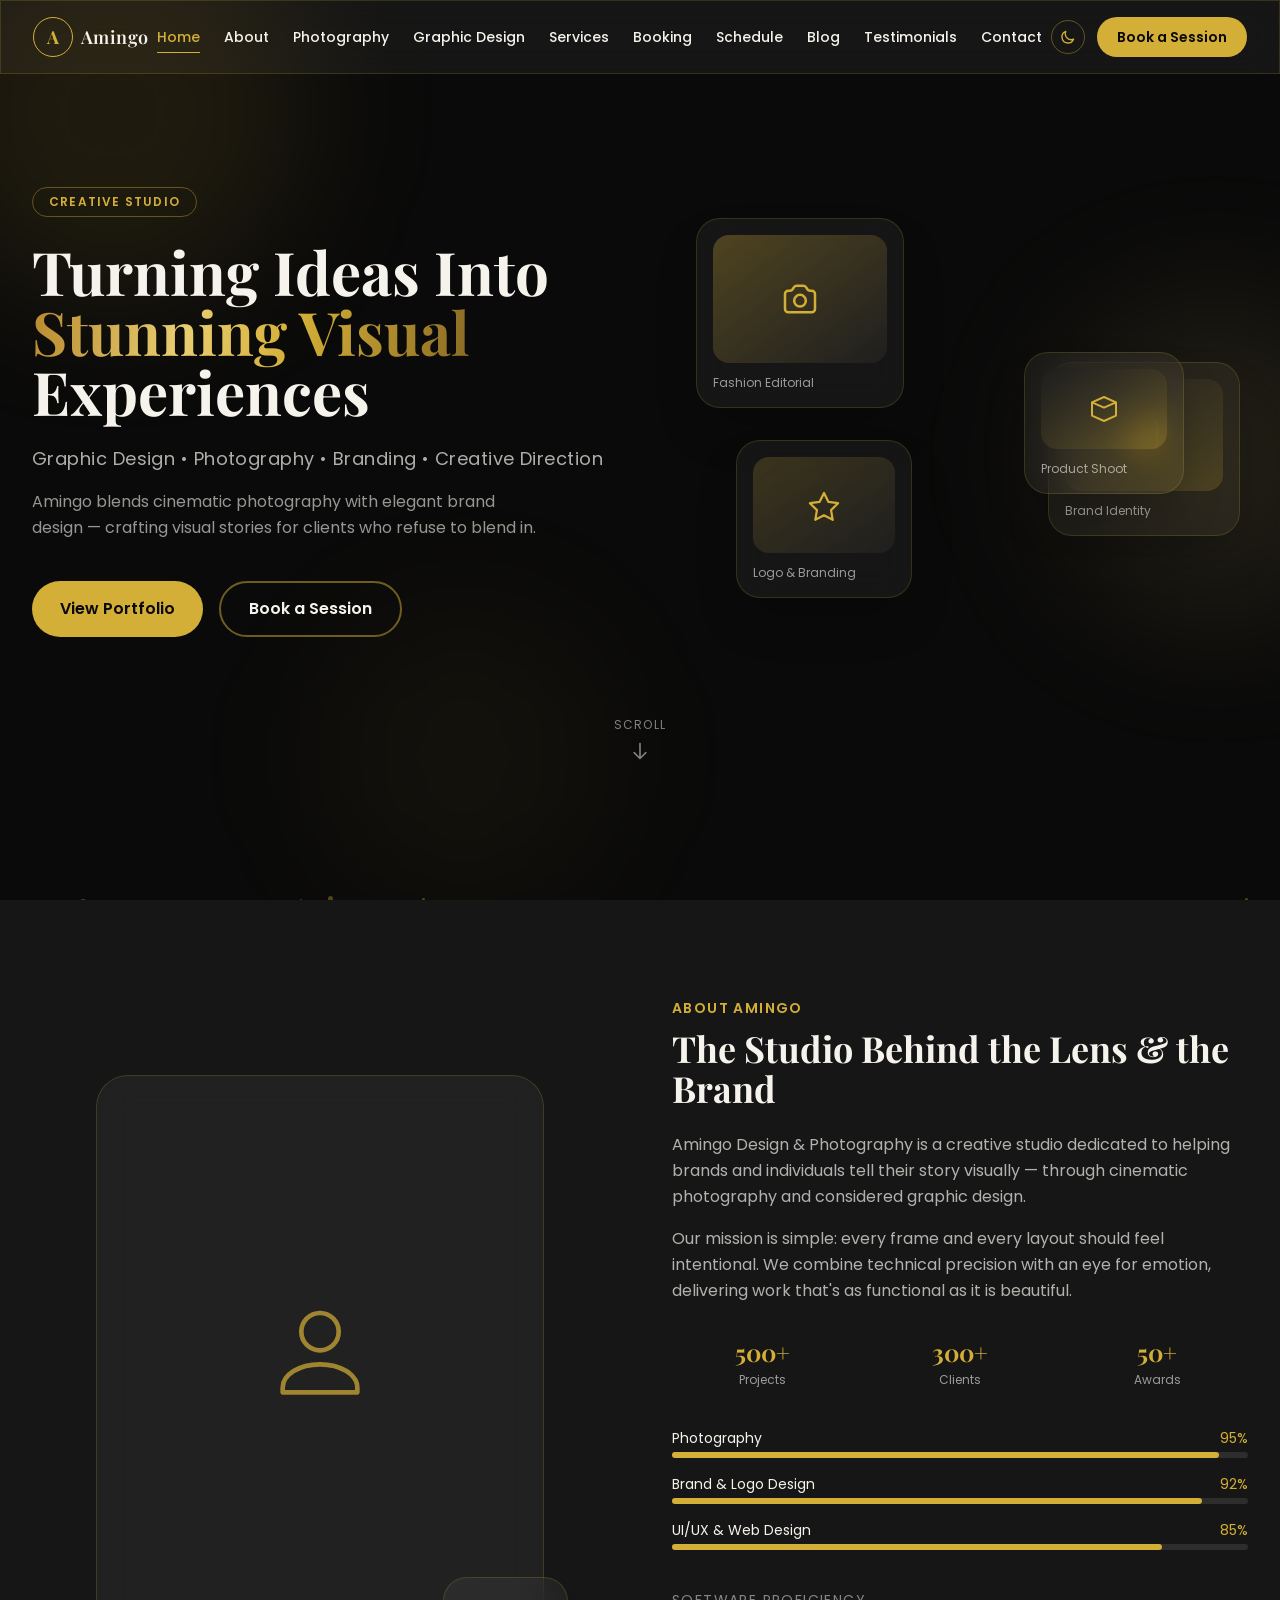
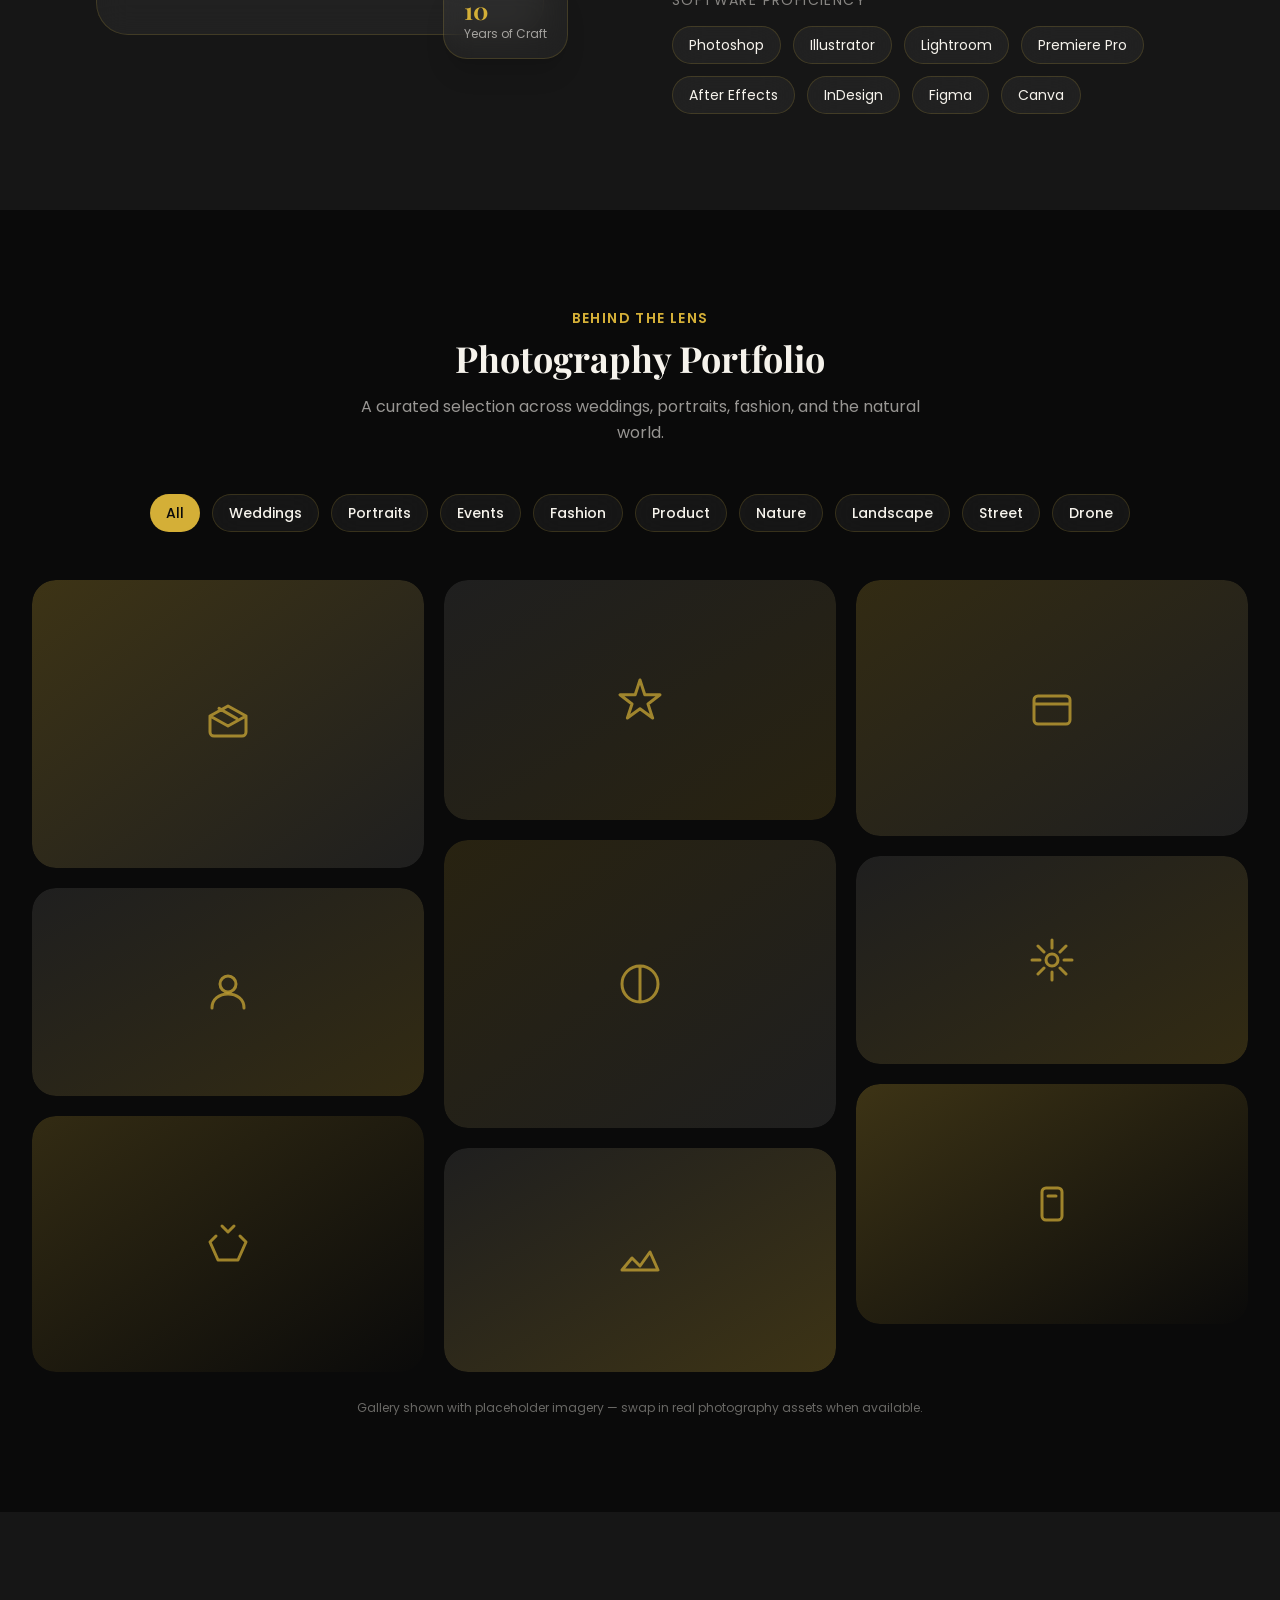
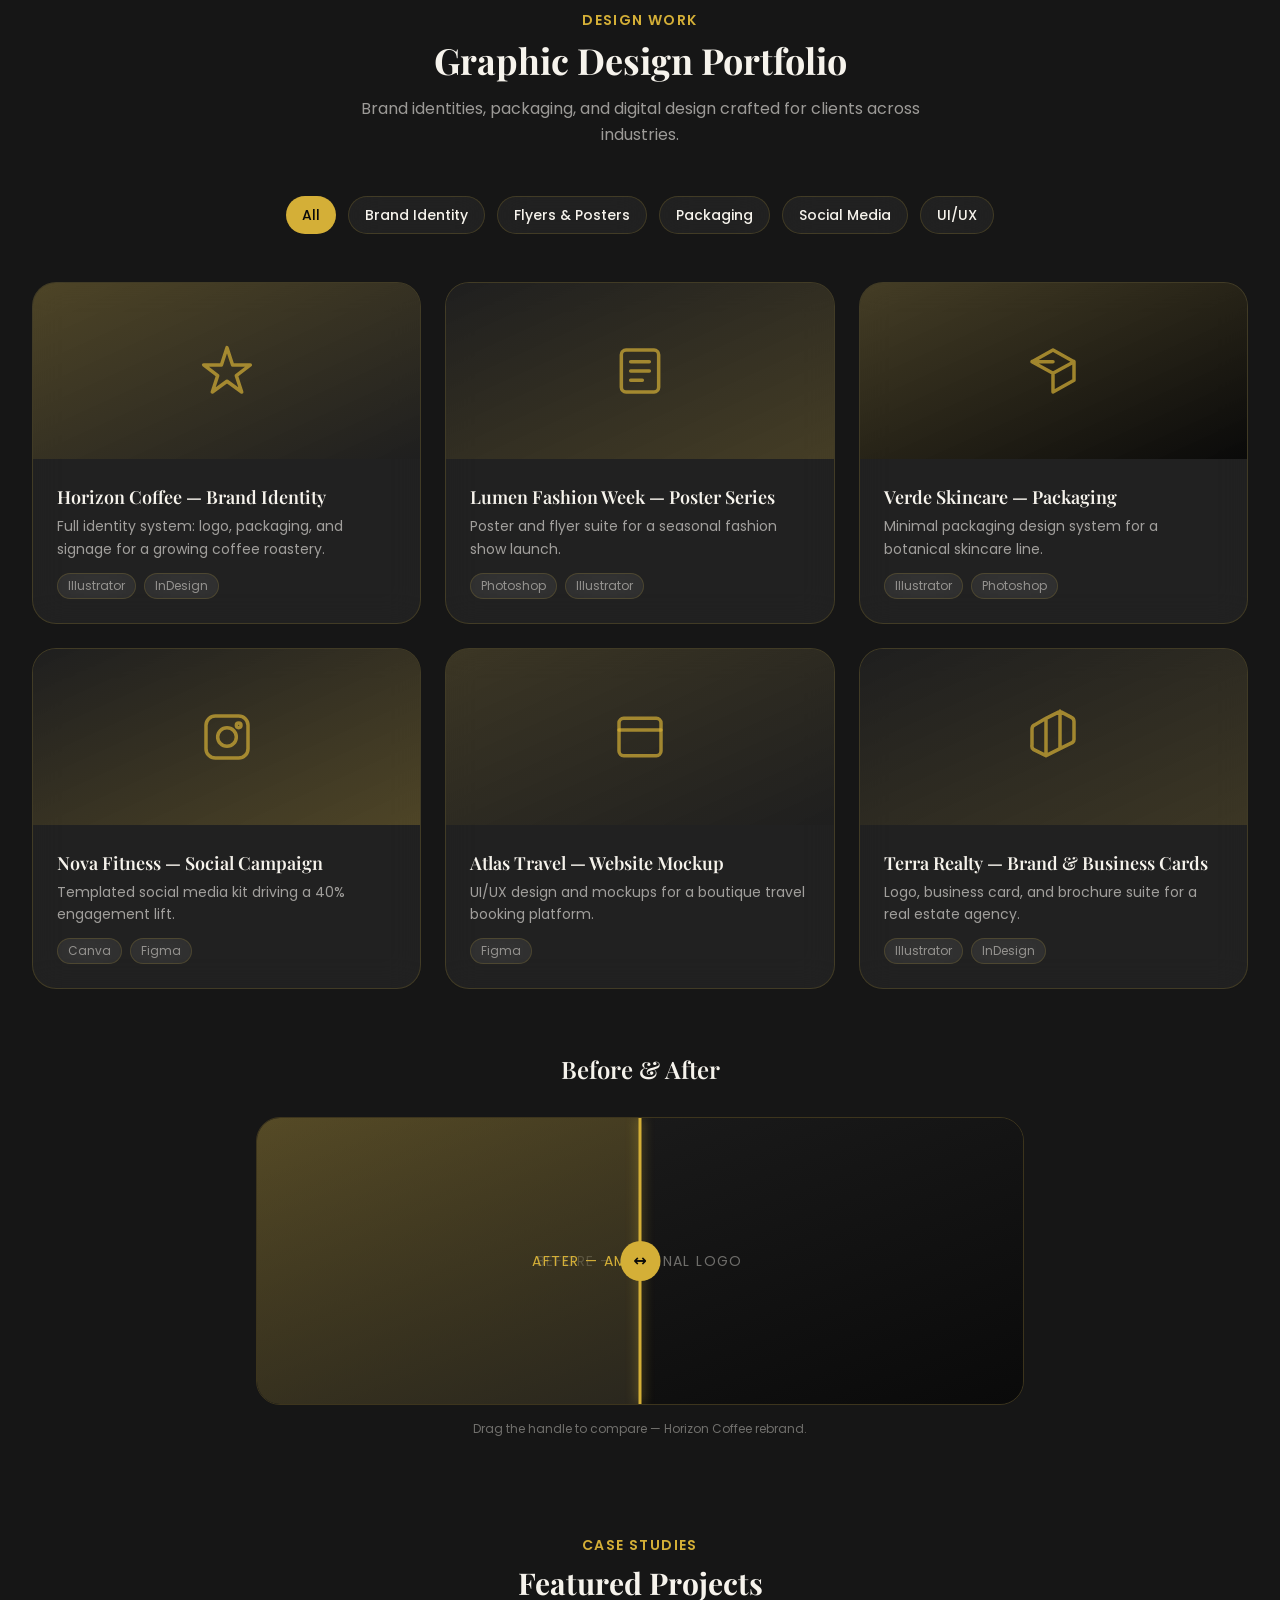
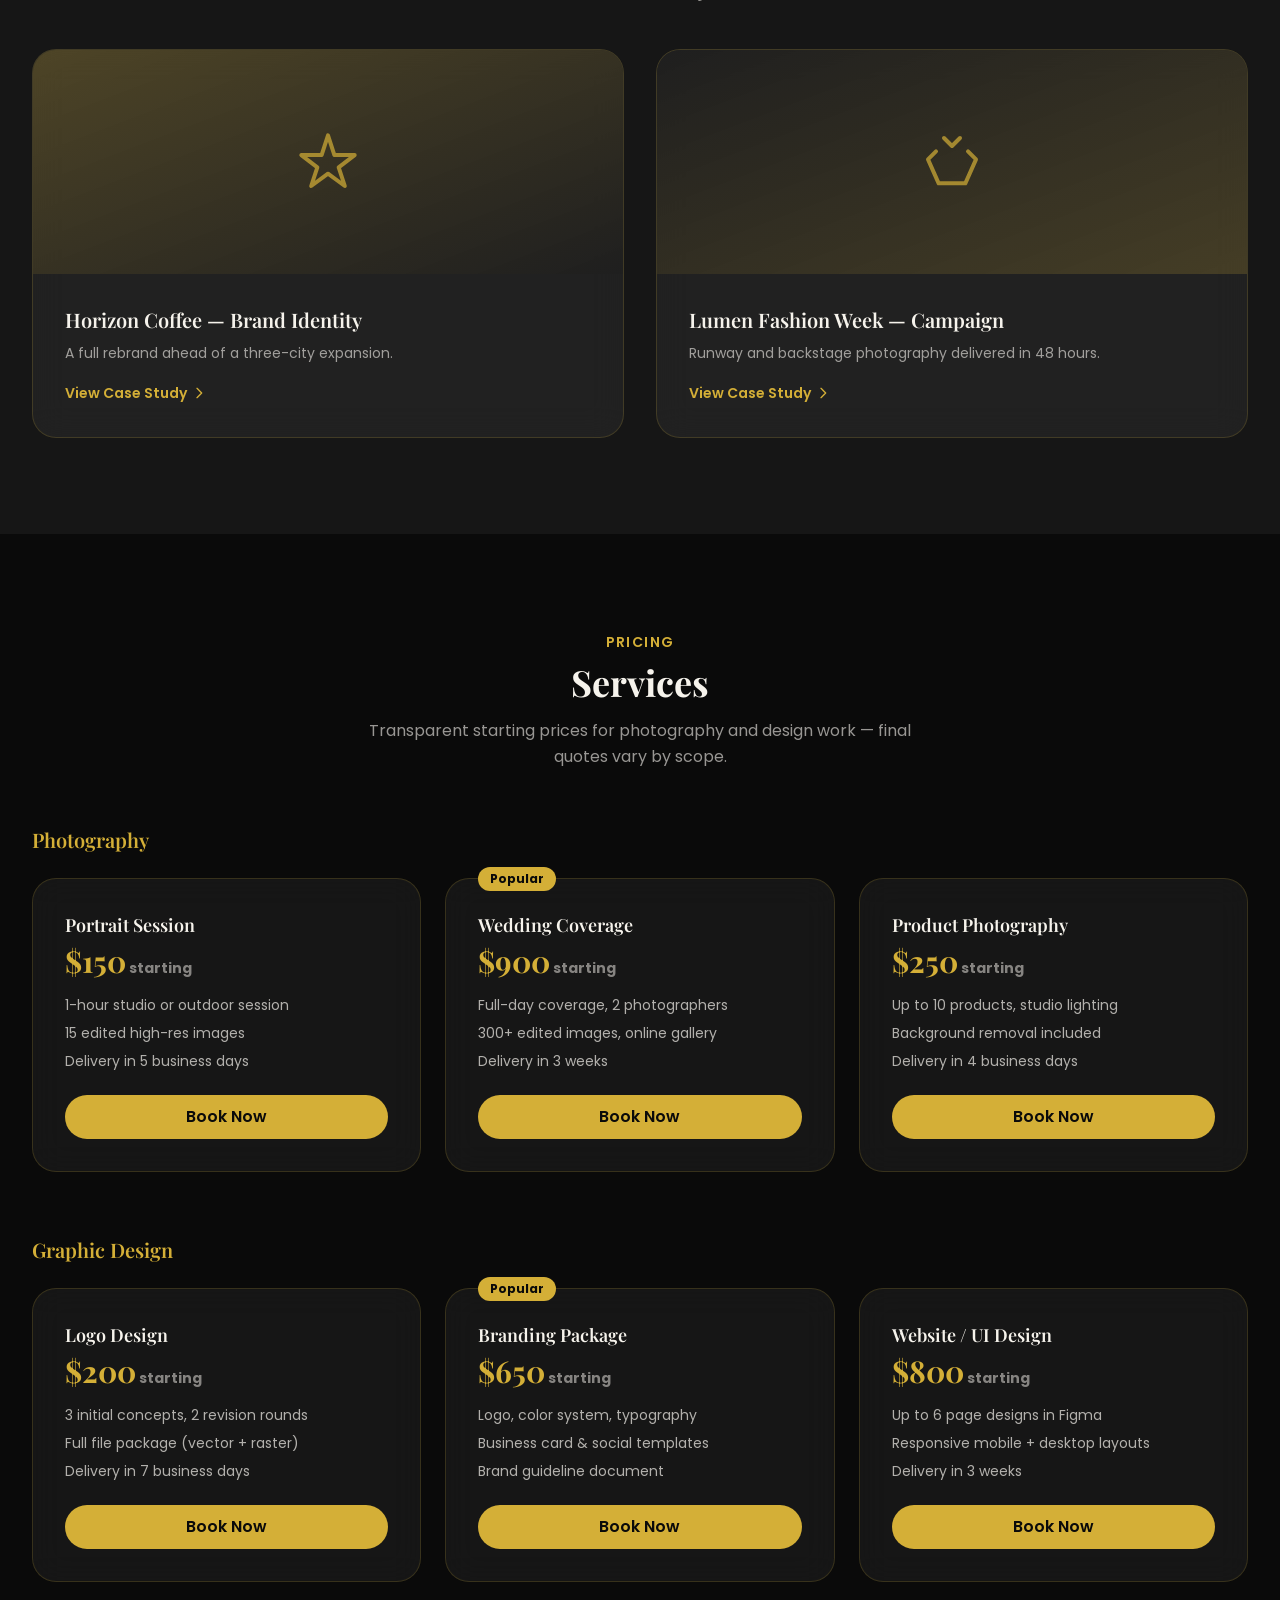
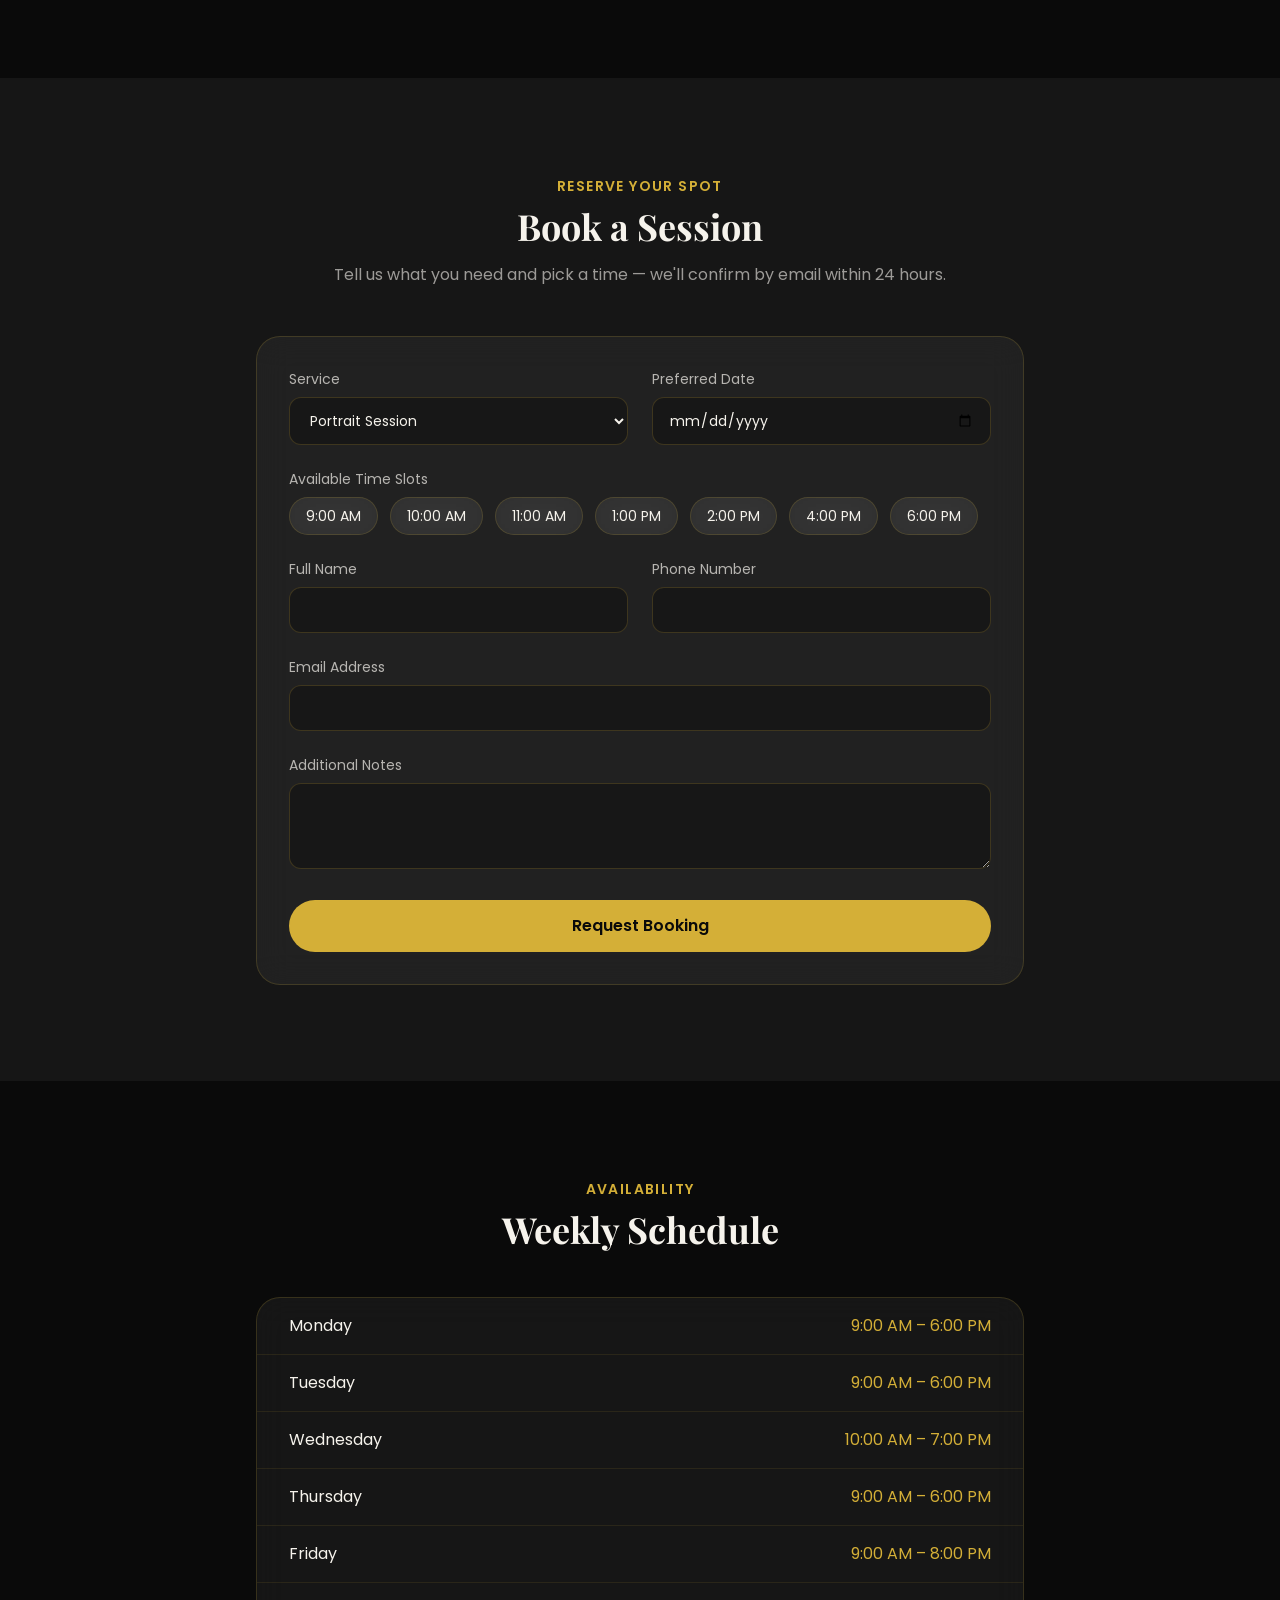
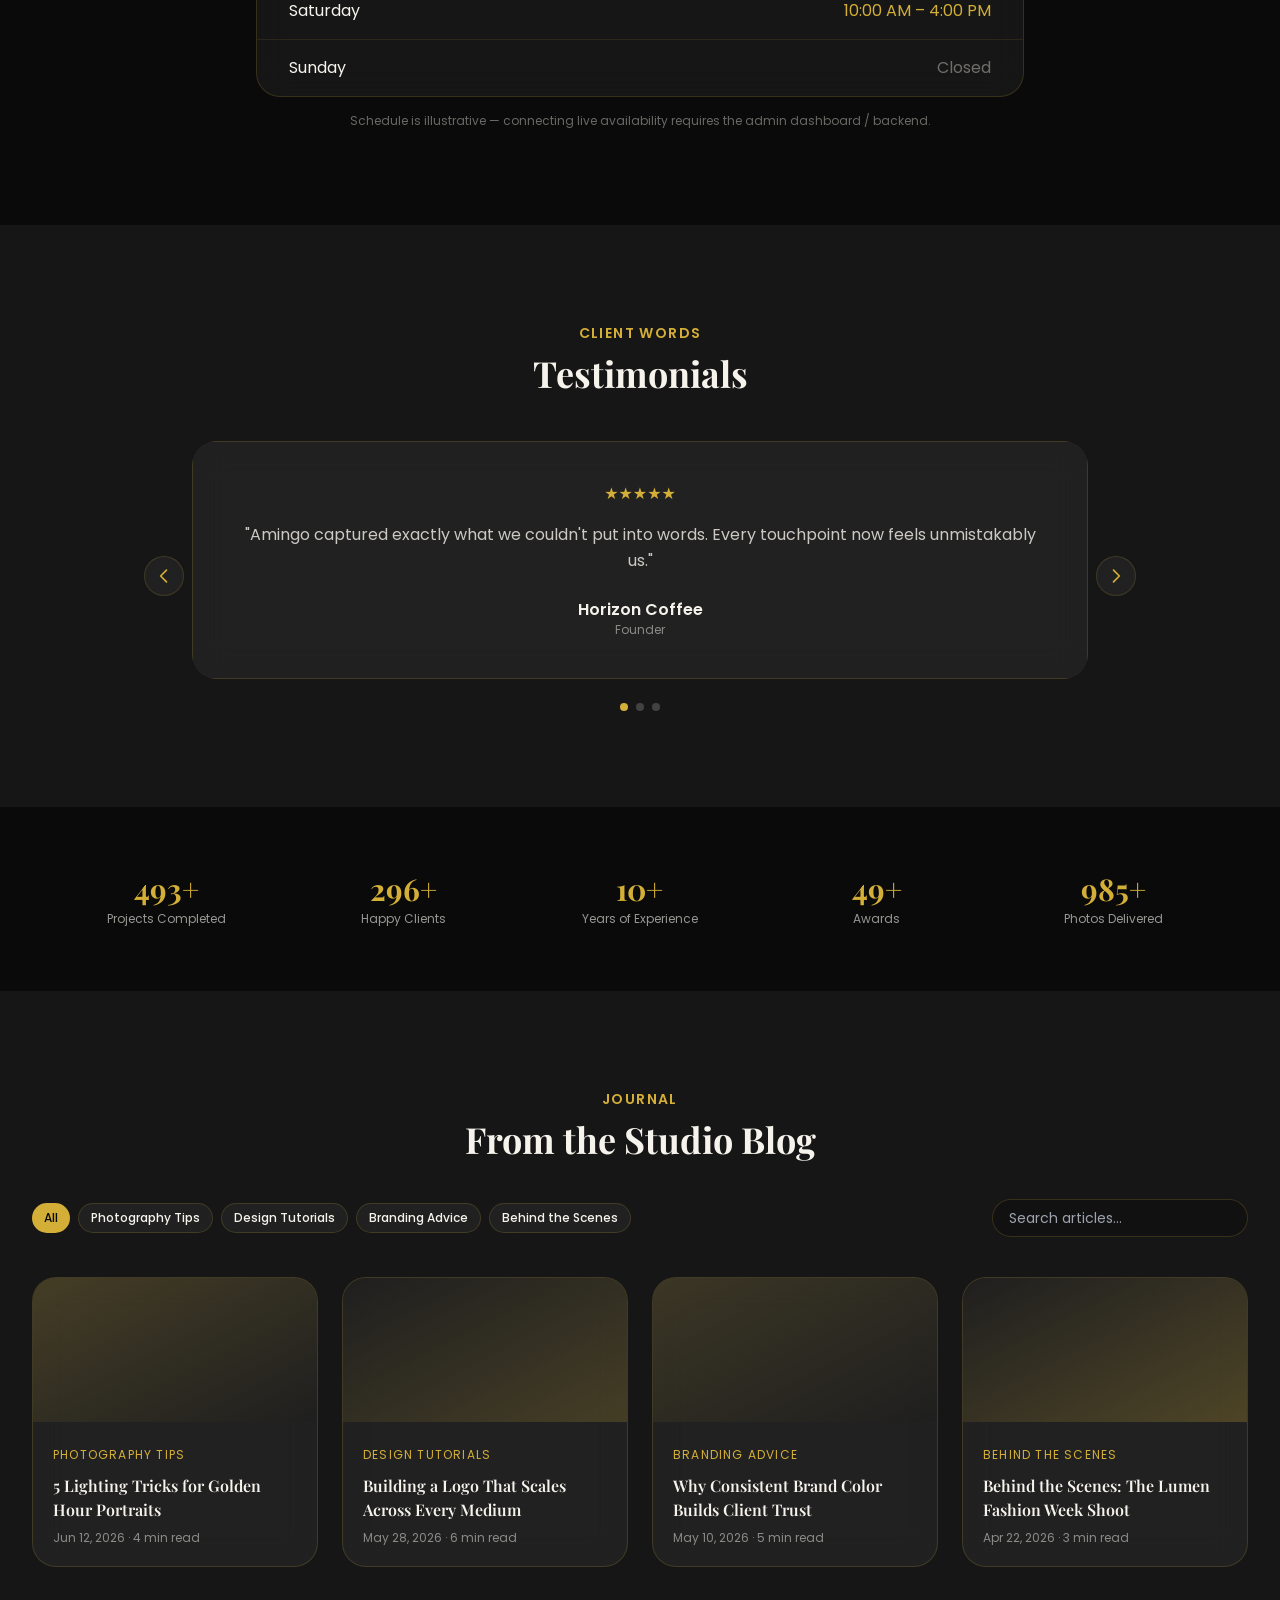
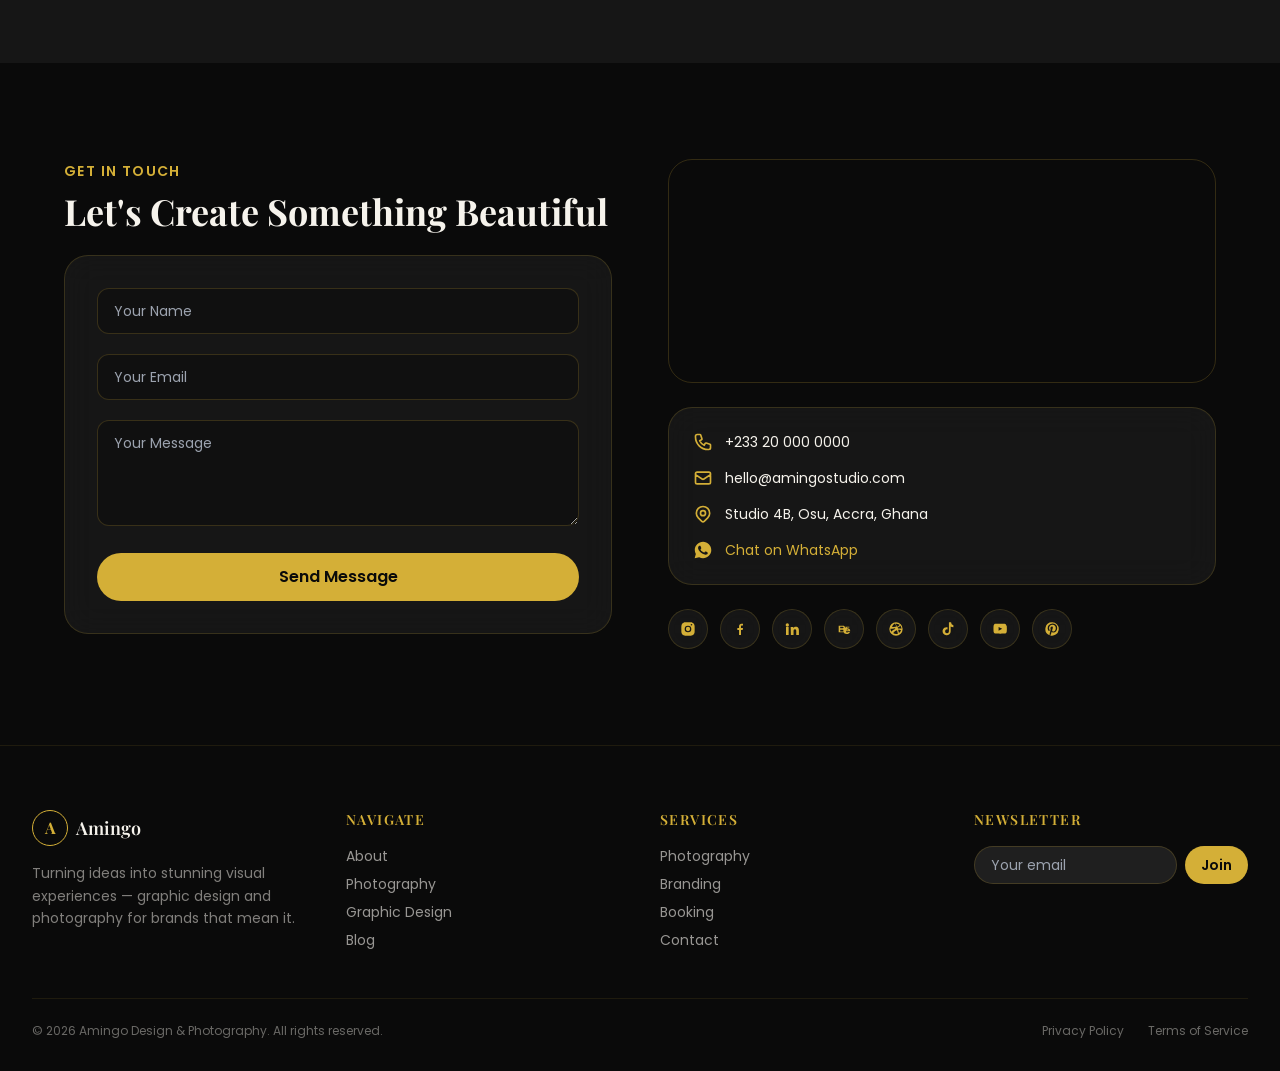
<file: amingo/index.html>
<!DOCTYPE html>
<html lang="en">
<head>
<meta charset="UTF-8" />
<meta name="viewport" content="width=device-width, initial-scale=1.0" />
<title>Amingo Design &amp; Photography — Turning Ideas Into Stunning Visual Experiences</title>
<meta name="description" content="Amingo Design & Photography — premium graphic design, branding, and photography studio. Explore the portfolio and book a session." />
<meta property="og:title" content="Amingo Design & Photography" />
<meta property="og:description" content="Graphic Design • Photography • Branding • Creative Direction" />
<meta property="og:type" content="website" />
<meta name="twitter:card" content="summary_large_image" />
<link rel="preconnect" href="https://fonts.googleapis.com" />
<link rel="preconnect" href="https://fonts.gstatic.com" crossorigin />
<link href="https://fonts.googleapis.com/css2?family=Playfair+Display:wght@500;600;700;800&family=Poppins:wght@300;400;500;600;700&display=swap" rel="stylesheet" />
<link rel="stylesheet" href="css/tailwind.css" />
<link rel="stylesheet" href="css/style.css" />
</head>
<body class="antialiased bg-black text-ivory">

<div id="scroll-progress"></div>

<!-- ===================== NAVBAR ===================== -->
<header id="navbar" class="fixed top-0 left-0 right-0 z-50 glass py-4">
  <nav class="max-w-7xl mx-auto px-4 sm:px-6 lg:px-8 flex items-center justify-between">
    <a href="#home" class="flex items-center gap-2 cursor-pointer" aria-label="Amingo home">
      <div class="w-10 h-10 rounded-full border border-gold flex items-center justify-center flex-shrink-0">
        <span class="font-display text-gold font-bold text-lg">A</span>
      </div>
      <span class="font-display font-semibold text-lg tracking-wide">Amingo</span>
    </a>

    <ul class="hidden lg:flex items-center gap-6 text-sm font-medium" role="list">
      <li><a href="#home" class="nav-link cursor-pointer">Home</a></li>
      <li><a href="#about" class="nav-link cursor-pointer">About</a></li>
      <li><a href="#photography" class="nav-link cursor-pointer">Photography</a></li>
      <li><a href="#design" class="nav-link cursor-pointer">Graphic Design</a></li>
      <li><a href="#services" class="nav-link cursor-pointer">Services</a></li>
      <li><a href="#booking" class="nav-link cursor-pointer">Booking</a></li>
      <li><a href="#schedule" class="nav-link cursor-pointer">Schedule</a></li>
      <li><a href="#blog" class="nav-link cursor-pointer">Blog</a></li>
      <li><a href="#testimonials" class="nav-link cursor-pointer">Testimonials</a></li>
      <li><a href="#contact" class="nav-link cursor-pointer">Contact</a></li>
    </ul>

    <div class="flex items-center gap-3">
      <button id="theme-toggle" class="p-2 rounded-full border border-gold/40 hover:border-gold transition-colors cursor-pointer" aria-label="Toggle light/dark mode">
        <svg data-icon="sun" class="w-4 h-4 text-gold" fill="none" stroke="currentColor" stroke-width="2" viewBox="0 0 24 24"><path stroke-linecap="round" stroke-linejoin="round" d="M12 3v1m0 16v1m9-9h-1M4 12H3m15.364-6.364l-.707.707M6.343 17.657l-.707.707M17.657 17.657l-.707-.707M6.343 6.343l-.707-.707M16 12a4 4 0 11-8 0 4 4 0 018 0z"/></svg>
        <svg data-icon="moon" class="w-4 h-4 text-gold hidden" fill="none" stroke="currentColor" stroke-width="2" viewBox="0 0 24 24"><path stroke-linecap="round" stroke-linejoin="round" d="M20.354 15.354A9 9 0 018.646 3.646 9.003 9.003 0 0012 21a9.003 9.003 0 008.354-5.646z"/></svg>
      </button>
      <a href="#booking" class="hidden md:inline-flex items-center gap-2 bg-gold hover:bg-goldlight text-black text-sm font-semibold px-5 py-2.5 rounded-full transition-colors duration-200 cursor-pointer">
        Book a Session
      </a>
      <button id="menu-toggle" class="lg:hidden p-2 rounded-full border border-gold/40 cursor-pointer" aria-label="Toggle menu" aria-expanded="false">
        <svg class="w-5 h-5 text-gold" fill="none" stroke="currentColor" stroke-width="2" viewBox="0 0 24 24"><path stroke-linecap="round" stroke-linejoin="round" d="M4 6h16M4 12h16M4 18h16"/></svg>
      </button>
    </div>
  </nav>

  <div id="mobile-menu" class="hidden lg:hidden mt-4 mx-4 rounded-3xl glass px-6 py-4">
    <ul class="flex flex-col gap-3 text-sm font-medium" role="list">
      <li><a href="#home" class="block py-1.5 cursor-pointer">Home</a></li>
      <li><a href="#about" class="block py-1.5 cursor-pointer">About</a></li>
      <li><a href="#photography" class="block py-1.5 cursor-pointer">Photography</a></li>
      <li><a href="#design" class="block py-1.5 cursor-pointer">Graphic Design</a></li>
      <li><a href="#services" class="block py-1.5 cursor-pointer">Services</a></li>
      <li><a href="#booking" class="block py-1.5 cursor-pointer">Booking</a></li>
      <li><a href="#schedule" class="block py-1.5 cursor-pointer">Schedule</a></li>
      <li><a href="#blog" class="block py-1.5 cursor-pointer">Blog</a></li>
      <li><a href="#testimonials" class="block py-1.5 cursor-pointer">Testimonials</a></li>
      <li><a href="#contact" class="block py-1.5 cursor-pointer">Contact</a></li>
    </ul>
  </div>
</header>

<main>

<!-- ===================== HERO ===================== -->
<section id="home" class="relative min-h-screen flex items-center pt-32 pb-20 overflow-hidden" aria-label="Hero">
  <div class="absolute inset-0 pointer-events-none" aria-hidden="true">
    <div class="blob w-96 h-96 bg-gold/10 -top-20 -left-20"></div>
    <div class="blob w-80 h-80 bg-goldlight/10 top-1/3 -right-24"></div>
    <div class="blob w-72 h-72 bg-gold/5 bottom-0 left-1/4"></div>
    <div id="particle-field" class="absolute inset-0 overflow-hidden"></div>
  </div>

  <div class="relative max-w-7xl mx-auto px-4 sm:px-6 lg:px-8 w-full">
    <div class="grid lg:grid-cols-2 gap-16 items-center">
      <div>
        <span class="inline-flex items-center gap-2 border border-gold/40 text-gold text-xs font-semibold px-4 py-1.5 rounded-full mb-6 tracking-widest uppercase reveal">
          Creative Studio
        </span>
        <h1 class="font-display text-4xl sm:text-5xl lg:text-6xl font-bold leading-tight mb-6 reveal" style="transition-delay:.1s">
          Turning Ideas Into <span class="text-gold-gradient">Stunning Visual</span> Experiences
        </h1>
        <p class="text-lg text-ivory/70 mb-4 tracking-wide reveal" style="transition-delay:.2s">
          Graphic Design &bull; Photography &bull; Branding &bull; Creative Direction
        </p>
        <p class="text-ivory/60 leading-relaxed mb-10 max-w-lg reveal" style="transition-delay:.3s">
          Amingo blends cinematic photography with elegant brand design — crafting visual stories for clients who refuse to blend in.
        </p>
        <div class="flex flex-col sm:flex-row gap-4 reveal" style="transition-delay:.4s">
          <a href="#photography" class="inline-flex items-center justify-center gap-2 bg-gold hover:bg-goldlight text-black font-semibold text-base px-7 py-3.5 rounded-full transition-all duration-200 cursor-pointer shine-card">
            View Portfolio
          </a>
          <a href="#booking" class="inline-flex items-center justify-center gap-2 border-2 border-gold/50 hover:border-gold text-ivory font-semibold text-base px-7 py-3.5 rounded-full transition-colors duration-200 cursor-pointer">
            Book a Session
          </a>
        </div>
      </div>

      <div class="relative h-[420px] hidden lg:block" aria-hidden="true">
        <div class="float-card absolute top-4 left-6 w-52 rounded-3xl glass p-4 shadow-2xl" style="--tilt:-4deg">
          <div class="h-32 rounded-2xl bg-gradient-to-br from-gold/30 to-charcoal2 flex items-center justify-center">
            <svg class="w-10 h-10 text-gold" fill="none" stroke="currentColor" stroke-width="1.5" viewBox="0 0 24 24"><path stroke-linecap="round" stroke-linejoin="round" d="M3 9a2 2 0 012-2h.93a2 2 0 001.664-.89l.812-1.22A2 2 0 0110.07 4h3.86a2 2 0 011.664.89l.812 1.22A2 2 0 0018.07 7H19a2 2 0 012 2v9a2 2 0 01-2 2H5a2 2 0 01-2-2V9z"/><circle cx="12" cy="13" r="3.5"/></svg>
          </div>
          <p class="text-xs text-ivory/60 mt-3">Fashion Editorial</p>
        </div>
        <div class="float-card delay-1 absolute top-40 right-2 w-48 rounded-3xl glass p-4 shadow-2xl" style="--tilt:3deg">
          <div class="h-28 rounded-2xl bg-gradient-to-br from-charcoal2 to-gold/20 flex items-center justify-center">
            <svg class="w-10 h-10 text-gold" fill="none" stroke="currentColor" stroke-width="1.5" viewBox="0 0 24 24"><path stroke-linecap="round" stroke-linejoin="round" d="M4 4h16v16H4z"/><path stroke-linecap="round" stroke-linejoin="round" d="M4 15l4-4 4 4 4-6 4 3"/></svg>
          </div>
          <p class="text-xs text-ivory/60 mt-3">Brand Identity</p>
        </div>
        <div class="float-card delay-2 absolute bottom-6 left-16 w-44 rounded-3xl glass p-4 shadow-2xl" style="--tilt:-2deg">
          <div class="h-24 rounded-2xl bg-gradient-to-br from-gold/20 to-charcoal2 flex items-center justify-center">
            <svg class="w-9 h-9 text-gold" fill="none" stroke="currentColor" stroke-width="1.5" viewBox="0 0 24 24"><path stroke-linecap="round" stroke-linejoin="round" d="M12 4l2.9 5.9 6.5.9-4.7 4.6 1.1 6.5L12 18.9l-5.8 3 1.1-6.5-4.7-4.6 6.5-.9z"/></svg>
          </div>
          <p class="text-xs text-ivory/60 mt-3">Logo &amp; Branding</p>
        </div>
        <div class="float-card delay-3 absolute bottom-32 right-16 w-40 rounded-3xl glass p-4 shadow-2xl" style="--tilt:5deg">
          <div class="h-20 rounded-2xl bg-gradient-to-br from-charcoal2 to-gold/25 flex items-center justify-center">
            <svg class="w-8 h-8 text-gold" fill="none" stroke="currentColor" stroke-width="1.5" viewBox="0 0 24 24"><path stroke-linecap="round" stroke-linejoin="round" d="M3 7l9-4 9 4-9 4-9-4zm0 0v10l9 4 9-4V7"/></svg>
          </div>
          <p class="text-xs text-ivory/60 mt-3">Product Shoot</p>
        </div>
      </div>
    </div>

    <div class="mt-20 flex justify-center reveal" style="transition-delay:.6s">
      <a href="#about" class="flex flex-col items-center gap-2 text-ivory/50 hover:text-gold transition-colors cursor-pointer" aria-label="Scroll to About">
        <span class="text-xs uppercase tracking-widest">Scroll</span>
        <svg class="w-5 h-5 animate-bounce" fill="none" stroke="currentColor" stroke-width="2" viewBox="0 0 24 24"><path stroke-linecap="round" stroke-linejoin="round" d="M19 14l-7 7m0 0l-7-7m7 7V3"/></svg>
      </a>
    </div>
  </div>
</section>

<!-- ===================== ABOUT ===================== -->
<section id="about" class="py-24 px-4 sm:px-6 lg:px-8 bg-charcoal" aria-labelledby="about-heading">
  <div class="max-w-7xl mx-auto">
    <div class="grid lg:grid-cols-2 gap-16 items-center">
      <div class="reveal-left">
        <div class="relative w-full max-w-md mx-auto">
          <div class="aspect-[4/5] rounded-4xl glass border border-gold/20 overflow-hidden flex items-center justify-center bg-gradient-to-br from-charcoal2 to-black">
            <svg class="w-28 h-28 text-gold/70" fill="none" stroke="currentColor" stroke-width="1" viewBox="0 0 24 24"><path stroke-linecap="round" stroke-linejoin="round" d="M16 7a4 4 0 11-8 0 4 4 0 018 0zM12 14c-4.4 0-8 2.2-8 5v1h16v-1c0-2.8-3.6-5-8-5z"/></svg>
          </div>
          <div class="absolute -bottom-6 -right-6 glass rounded-3xl px-5 py-4 shadow-xl">
            <p class="font-display text-2xl font-bold text-gold" data-counter="10">0</p>
            <p class="text-xs text-ivory/60">Years of Craft</p>
          </div>
        </div>
      </div>

      <div class="reveal-right">
        <span class="text-gold font-semibold text-sm uppercase tracking-widest">About Amingo</span>
        <h2 id="about-heading" class="font-display text-3xl sm:text-4xl font-bold mt-2 mb-6">The Studio Behind the Lens &amp; the Brand</h2>
        <p class="text-ivory/70 leading-relaxed mb-4">
          Amingo Design &amp; Photography is a creative studio dedicated to helping brands and individuals tell their story visually — through cinematic photography and considered graphic design.
        </p>
        <p class="text-ivory/70 leading-relaxed mb-8">
          Our mission is simple: every frame and every layout should feel intentional. We combine technical precision with an eye for emotion, delivering work that's as functional as it is beautiful.
        </p>

        <div class="grid grid-cols-3 gap-4 mb-10">
          <div class="text-center">
            <p class="font-display text-2xl font-bold text-gold"><span data-counter="500">0</span>+</p>
            <p class="text-xs text-ivory/60 mt-1">Projects</p>
          </div>
          <div class="text-center">
            <p class="font-display text-2xl font-bold text-gold"><span data-counter="300">0</span>+</p>
            <p class="text-xs text-ivory/60 mt-1">Clients</p>
          </div>
          <div class="text-center">
            <p class="font-display text-2xl font-bold text-gold"><span data-counter="50">0</span>+</p>
            <p class="text-xs text-ivory/60 mt-1">Awards</p>
          </div>
        </div>

        <div class="space-y-4 mb-10">
          <div>
            <div class="flex justify-between text-sm mb-1"><span>Photography</span><span class="text-gold">95%</span></div>
            <div class="h-1.5 rounded-full bg-ivory/10"><div class="skill-bar-fill h-full rounded-full bg-gold" data-level="95"></div></div>
          </div>
          <div>
            <div class="flex justify-between text-sm mb-1"><span>Brand &amp; Logo Design</span><span class="text-gold">92%</span></div>
            <div class="h-1.5 rounded-full bg-ivory/10"><div class="skill-bar-fill h-full rounded-full bg-gold" data-level="92"></div></div>
          </div>
          <div>
            <div class="flex justify-between text-sm mb-1"><span>UI/UX &amp; Web Design</span><span class="text-gold">85%</span></div>
            <div class="h-1.5 rounded-full bg-ivory/10"><div class="skill-bar-fill h-full rounded-full bg-gold" data-level="85"></div></div>
          </div>
        </div>

        <p class="text-sm text-ivory/50 uppercase tracking-widest mb-4">Software Proficiency</p>
        <div class="flex flex-wrap gap-3">
          <span class="glass px-4 py-2 rounded-full text-sm hover:border-gold transition-colors cursor-default">Photoshop</span>
          <span class="glass px-4 py-2 rounded-full text-sm hover:border-gold transition-colors cursor-default">Illustrator</span>
          <span class="glass px-4 py-2 rounded-full text-sm hover:border-gold transition-colors cursor-default">Lightroom</span>
          <span class="glass px-4 py-2 rounded-full text-sm hover:border-gold transition-colors cursor-default">Premiere Pro</span>
          <span class="glass px-4 py-2 rounded-full text-sm hover:border-gold transition-colors cursor-default">After Effects</span>
          <span class="glass px-4 py-2 rounded-full text-sm hover:border-gold transition-colors cursor-default">InDesign</span>
          <span class="glass px-4 py-2 rounded-full text-sm hover:border-gold transition-colors cursor-default">Figma</span>
          <span class="glass px-4 py-2 rounded-full text-sm hover:border-gold transition-colors cursor-default">Canva</span>
        </div>
      </div>
    </div>
  </div>
</section>

<!-- ===================== PHOTOGRAPHY PORTFOLIO ===================== -->
<section id="photography" class="py-24 px-4 sm:px-6 lg:px-8" aria-labelledby="photography-heading">
  <div class="max-w-7xl mx-auto">
    <div class="text-center mb-12 reveal">
      <span class="text-gold font-semibold text-sm uppercase tracking-widest">Behind the Lens</span>
      <h2 id="photography-heading" class="font-display text-3xl sm:text-4xl font-bold mt-2 mb-4">Photography Portfolio</h2>
      <p class="text-ivory/60 max-w-xl mx-auto leading-relaxed">A curated selection across weddings, portraits, fashion, and the natural world.</p>
    </div>

    <div class="flex flex-wrap justify-center gap-3 mb-12 reveal">
      <button class="photo-filter-btn bg-gold text-black text-sm font-medium px-4 py-2 rounded-full transition-colors cursor-pointer" data-filter="all">All</button>
      <button class="photo-filter-btn glass text-sm font-medium px-4 py-2 rounded-full transition-colors cursor-pointer" data-filter="weddings">Weddings</button>
      <button class="photo-filter-btn glass text-sm font-medium px-4 py-2 rounded-full transition-colors cursor-pointer" data-filter="portraits">Portraits</button>
      <button class="photo-filter-btn glass text-sm font-medium px-4 py-2 rounded-full transition-colors cursor-pointer" data-filter="events">Events</button>
      <button class="photo-filter-btn glass text-sm font-medium px-4 py-2 rounded-full transition-colors cursor-pointer" data-filter="fashion">Fashion</button>
      <button class="photo-filter-btn glass text-sm font-medium px-4 py-2 rounded-full transition-colors cursor-pointer" data-filter="product">Product</button>
      <button class="photo-filter-btn glass text-sm font-medium px-4 py-2 rounded-full transition-colors cursor-pointer" data-filter="nature">Nature</button>
      <button class="photo-filter-btn glass text-sm font-medium px-4 py-2 rounded-full transition-colors cursor-pointer" data-filter="landscape">Landscape</button>
      <button class="photo-filter-btn glass text-sm font-medium px-4 py-2 rounded-full transition-colors cursor-pointer" data-filter="street">Street</button>
      <button class="photo-filter-btn glass text-sm font-medium px-4 py-2 rounded-full transition-colors cursor-pointer" data-filter="drone">Drone</button>
    </div>

    <div class="masonry reveal-scale">
      <!-- Photo items: gradient placeholders standing in for real photography -->
      <div class="masonry-item photo-item gallery-frame rounded-3xl h-72" data-category="weddings" data-caption="Golden Hour Vows — Wedding, Accra">
        <div class="ph-img w-full h-full rounded-3xl bg-gradient-to-br from-gold/25 to-charcoal2 flex items-center justify-center"><svg class="w-12 h-12 text-gold/70" fill="none" stroke="currentColor" stroke-width="1.5" viewBox="0 0 24 24"><path stroke-linecap="round" stroke-linejoin="round" d="M16.5 9.4L7.5 4.21M21 8l-9 5-9-5m18 0v8a2 2 0 01-2 2H5a2 2 0 01-2-2V8m18 0l-9-5-9 5"/></svg></div>
      </div>
      <div class="masonry-item photo-item gallery-frame rounded-3xl h-52" data-category="portraits" data-caption="Studio Portrait — Editorial Series">
        <div class="ph-img w-full h-full rounded-3xl bg-gradient-to-br from-charcoal2 to-gold/20 flex items-center justify-center"><svg class="w-12 h-12 text-gold/70" fill="none" stroke="currentColor" stroke-width="1.5" viewBox="0 0 24 24"><circle cx="12" cy="8" r="4"/><path stroke-linecap="round" d="M4 20c0-4.4 3.6-7 8-7s8 2.6 8 7"/></svg></div>
      </div>
      <div class="masonry-item photo-item gallery-frame rounded-3xl h-64" data-category="fashion" data-caption="Lumen Fashion Week — Runway">
        <div class="ph-img w-full h-full rounded-3xl bg-gradient-to-br from-gold/20 to-black flex items-center justify-center"><svg class="w-12 h-12 text-gold/70" fill="none" stroke="currentColor" stroke-width="1.5" viewBox="0 0 24 24"><path stroke-linecap="round" stroke-linejoin="round" d="M9 3l3 3 3-3M6 8l-3 3 4 9h10l4-9-3-3"/></svg></div>
      </div>
      <div class="masonry-item photo-item gallery-frame rounded-3xl h-60" data-category="events" data-caption="Corporate Gala — Event Coverage">
        <div class="ph-img w-full h-full rounded-3xl bg-gradient-to-br from-charcoal2 to-gold/15 flex items-center justify-center"><svg class="w-12 h-12 text-gold/70" fill="none" stroke="currentColor" stroke-width="1.5" viewBox="0 0 24 24"><path stroke-linecap="round" stroke-linejoin="round" d="M12 2l2.4 7.4H22l-6 4.6 2.3 7-6.3-4.6L5.7 21l2.3-7-6-4.6h7.6z"/></svg></div>
      </div>
      <div class="masonry-item photo-item gallery-frame rounded-3xl h-72" data-category="nature" data-caption="Rainforest Canopy — Nature Series">
        <div class="ph-img w-full h-full rounded-3xl bg-gradient-to-br from-gold/15 to-charcoal2 flex items-center justify-center"><svg class="w-12 h-12 text-gold/70" fill="none" stroke="currentColor" stroke-width="1.5" viewBox="0 0 24 24"><path stroke-linecap="round" stroke-linejoin="round" d="M12 3C7 3 3 7 3 12s4 9 9 9 9-4 9-9-4-9-9-9zm0 0v18"/></svg></div>
      </div>
      <div class="masonry-item photo-item gallery-frame rounded-3xl h-56" data-category="landscape" data-caption="Coastal Dawn — Landscape">
        <div class="ph-img w-full h-full rounded-3xl bg-gradient-to-br from-charcoal2 to-gold/25 flex items-center justify-center"><svg class="w-12 h-12 text-gold/70" fill="none" stroke="currentColor" stroke-width="1.5" viewBox="0 0 24 24"><path stroke-linecap="round" stroke-linejoin="round" d="M3 17l5-6 4 4 5-7 4 9H3z"/></svg></div>
      </div>
      <div class="masonry-item photo-item gallery-frame rounded-3xl h-64" data-category="street" data-caption="Market Day — Street Photography">
        <div class="ph-img w-full h-full rounded-3xl bg-gradient-to-br from-gold/20 to-charcoal2 flex items-center justify-center"><svg class="w-12 h-12 text-gold/70" fill="none" stroke="currentColor" stroke-width="1.5" viewBox="0 0 24 24"><path stroke-linecap="round" stroke-linejoin="round" d="M3 10h18M5 6h14a2 2 0 012 2v10a2 2 0 01-2 2H5a2 2 0 01-2-2V8a2 2 0 012-2z"/></svg></div>
      </div>
      <div class="masonry-item photo-item gallery-frame rounded-3xl h-52" data-category="drone" data-caption="Farmland from Above — Drone">
        <div class="ph-img w-full h-full rounded-3xl bg-gradient-to-br from-charcoal2 to-gold/20 flex items-center justify-center"><svg class="w-12 h-12 text-gold/70" fill="none" stroke="currentColor" stroke-width="1.5" viewBox="0 0 24 24"><path stroke-linecap="round" stroke-linejoin="round" d="M12 2v4m0 12v4M2 12h4m12 0h4M5 5l3 3m8 8l3 3M5 19l3-3m8-8l3-3"/><circle cx="12" cy="12" r="3"/></svg></div>
      </div>
      <div class="masonry-item photo-item gallery-frame rounded-3xl h-60" data-category="product" data-caption="Studio Product Shot — Skincare Line">
        <div class="ph-img w-full h-full rounded-3xl bg-gradient-to-br from-gold/25 to-black flex items-center justify-center"><svg class="w-12 h-12 text-gold/70" fill="none" stroke="currentColor" stroke-width="1.5" viewBox="0 0 24 24"><rect x="7" y="4" width="10" height="16" rx="2"/><path stroke-linecap="round" d="M10 8h4"/></svg></div>
      </div>
    </div>
    <p class="text-center text-xs text-ivory/40 mt-6">Gallery shown with placeholder imagery — swap in real photography assets when available.</p>
  </div>
</section>

<!-- Lightbox -->
<div id="lightbox" class="bg-black items-center justify-center">
  <button id="lightbox-close" class="absolute top-6 right-6 text-ivory/70 hover:text-gold cursor-pointer" aria-label="Close">
    <svg class="w-8 h-8" fill="none" stroke="currentColor" stroke-width="1.5" viewBox="0 0 24 24"><path stroke-linecap="round" stroke-linejoin="round" d="M6 18L18 6M6 6l12 12"/></svg>
  </button>
  <button id="lightbox-prev" class="absolute left-4 sm:left-8 text-ivory/70 hover:text-gold cursor-pointer" aria-label="Previous image">
    <svg class="w-9 h-9" fill="none" stroke="currentColor" stroke-width="1.5" viewBox="0 0 24 24"><path stroke-linecap="round" stroke-linejoin="round" d="M15 19l-7-7 7-7"/></svg>
  </button>
  <div class="max-w-3xl w-full mx-4">
    <div id="lightbox-img" class="w-full aspect-[4/3] rounded-2xl"></div>
    <p id="lightbox-caption" class="text-center text-ivory/70 mt-4 text-sm"></p>
  </div>
  <button id="lightbox-next" class="absolute right-4 sm:right-8 text-ivory/70 hover:text-gold cursor-pointer" aria-label="Next image">
    <svg class="w-9 h-9" fill="none" stroke="currentColor" stroke-width="1.5" viewBox="0 0 24 24"><path stroke-linecap="round" stroke-linejoin="round" d="M9 5l7 7-7 7"/></svg>
  </button>
</div>

<!-- ===================== GRAPHIC DESIGN PORTFOLIO ===================== -->
<section id="design" class="py-24 px-4 sm:px-6 lg:px-8 bg-charcoal" aria-labelledby="design-heading">
  <div class="max-w-7xl mx-auto">
    <div class="text-center mb-12 reveal">
      <span class="text-gold font-semibold text-sm uppercase tracking-widest">Design Work</span>
      <h2 id="design-heading" class="font-display text-3xl sm:text-4xl font-bold mt-2 mb-4">Graphic Design Portfolio</h2>
      <p class="text-ivory/60 max-w-xl mx-auto leading-relaxed">Brand identities, packaging, and digital design crafted for clients across industries.</p>
    </div>

    <div class="flex flex-wrap justify-center gap-3 mb-12 reveal">
      <button class="design-filter-btn bg-gold text-black text-sm font-medium px-4 py-2 rounded-full transition-colors cursor-pointer" data-filter="all">All</button>
      <button class="design-filter-btn glass text-sm font-medium px-4 py-2 rounded-full transition-colors cursor-pointer" data-filter="branding">Brand Identity</button>
      <button class="design-filter-btn glass text-sm font-medium px-4 py-2 rounded-full transition-colors cursor-pointer" data-filter="print">Flyers &amp; Posters</button>
      <button class="design-filter-btn glass text-sm font-medium px-4 py-2 rounded-full transition-colors cursor-pointer" data-filter="packaging">Packaging</button>
      <button class="design-filter-btn glass text-sm font-medium px-4 py-2 rounded-full transition-colors cursor-pointer" data-filter="social">Social Media</button>
      <button class="design-filter-btn glass text-sm font-medium px-4 py-2 rounded-full transition-colors cursor-pointer" data-filter="uiux">UI/UX</button>
    </div>

    <div class="grid sm:grid-cols-2 lg:grid-cols-3 gap-6 reveal-scale">
      <article class="design-item tilt-card shine-card glass rounded-3xl overflow-hidden cursor-pointer" data-category="branding">
        <div class="h-44 bg-gradient-to-br from-gold/25 to-charcoal2 flex items-center justify-center"><svg class="w-14 h-14 text-gold/70" fill="none" stroke="currentColor" stroke-width="1.5" viewBox="0 0 24 24"><path stroke-linecap="round" stroke-linejoin="round" d="M12 2l2.4 7.4H22l-6 4.6 2.3 7-6.3-4.6L5.7 21l2.3-7-6-4.6h7.6z"/></svg></div>
        <div class="p-6">
          <h3 class="font-display font-semibold text-lg mb-1">Horizon Coffee — Brand Identity</h3>
          <p class="text-ivory/60 text-sm leading-relaxed mb-3">Full identity system: logo, packaging, and signage for a growing coffee roastery.</p>
          <div class="flex flex-wrap gap-2 text-xs text-ivory/50">
            <span class="glass px-2.5 py-1 rounded-full">Illustrator</span>
            <span class="glass px-2.5 py-1 rounded-full">InDesign</span>
          </div>
        </div>
      </article>

      <article class="design-item tilt-card shine-card glass rounded-3xl overflow-hidden cursor-pointer" data-category="print">
        <div class="h-44 bg-gradient-to-br from-charcoal2 to-gold/20 flex items-center justify-center"><svg class="w-14 h-14 text-gold/70" fill="none" stroke="currentColor" stroke-width="1.5" viewBox="0 0 24 24"><rect x="4" y="3" width="16" height="18" rx="2"/><path stroke-linecap="round" d="M8 8h8M8 12h8M8 16h5"/></svg></div>
        <div class="p-6">
          <h3 class="font-display font-semibold text-lg mb-1">Lumen Fashion Week — Poster Series</h3>
          <p class="text-ivory/60 text-sm leading-relaxed mb-3">Poster and flyer suite for a seasonal fashion show launch.</p>
          <div class="flex flex-wrap gap-2 text-xs text-ivory/50">
            <span class="glass px-2.5 py-1 rounded-full">Photoshop</span>
            <span class="glass px-2.5 py-1 rounded-full">Illustrator</span>
          </div>
        </div>
      </article>

      <article class="design-item tilt-card shine-card glass rounded-3xl overflow-hidden cursor-pointer" data-category="packaging">
        <div class="h-44 bg-gradient-to-br from-gold/20 to-black flex items-center justify-center"><svg class="w-14 h-14 text-gold/70" fill="none" stroke="currentColor" stroke-width="1.5" viewBox="0 0 24 24"><path stroke-linecap="round" stroke-linejoin="round" d="M21 8L12 3 3 8m18 0l-9 5m9-5v8l-9 5m0-13L3 8m9 5L3 8m9 5v8"/></svg></div>
        <div class="p-6">
          <h3 class="font-display font-semibold text-lg mb-1">Verde Skincare — Packaging</h3>
          <p class="text-ivory/60 text-sm leading-relaxed mb-3">Minimal packaging design system for a botanical skincare line.</p>
          <div class="flex flex-wrap gap-2 text-xs text-ivory/50">
            <span class="glass px-2.5 py-1 rounded-full">Illustrator</span>
            <span class="glass px-2.5 py-1 rounded-full">Photoshop</span>
          </div>
        </div>
      </article>

      <article class="design-item tilt-card shine-card glass rounded-3xl overflow-hidden cursor-pointer" data-category="social">
        <div class="h-44 bg-gradient-to-br from-charcoal2 to-gold/25 flex items-center justify-center"><svg class="w-14 h-14 text-gold/70" fill="none" stroke="currentColor" stroke-width="1.5" viewBox="0 0 24 24"><rect x="3" y="3" width="18" height="18" rx="4"/><circle cx="12" cy="12" r="4"/><circle cx="17" cy="7" r="1"/></svg></div>
        <div class="p-6">
          <h3 class="font-display font-semibold text-lg mb-1">Nova Fitness — Social Campaign</h3>
          <p class="text-ivory/60 text-sm leading-relaxed mb-3">Templated social media kit driving a 40% engagement lift.</p>
          <div class="flex flex-wrap gap-2 text-xs text-ivory/50">
            <span class="glass px-2.5 py-1 rounded-full">Canva</span>
            <span class="glass px-2.5 py-1 rounded-full">Figma</span>
          </div>
        </div>
      </article>

      <article class="design-item tilt-card shine-card glass rounded-3xl overflow-hidden cursor-pointer" data-category="uiux">
        <div class="h-44 bg-gradient-to-br from-gold/15 to-charcoal2 flex items-center justify-center"><svg class="w-14 h-14 text-gold/70" fill="none" stroke="currentColor" stroke-width="1.5" viewBox="0 0 24 24"><rect x="3" y="4" width="18" height="16" rx="2"/><path stroke-linecap="round" d="M3 9h18"/></svg></div>
        <div class="p-6">
          <h3 class="font-display font-semibold text-lg mb-1">Atlas Travel — Website Mockup</h3>
          <p class="text-ivory/60 text-sm leading-relaxed mb-3">UI/UX design and mockups for a boutique travel booking platform.</p>
          <div class="flex flex-wrap gap-2 text-xs text-ivory/50">
            <span class="glass px-2.5 py-1 rounded-full">Figma</span>
          </div>
        </div>
      </article>

      <article class="design-item tilt-card shine-card glass rounded-3xl overflow-hidden cursor-pointer" data-category="branding">
        <div class="h-44 bg-gradient-to-br from-charcoal2 to-gold/15 flex items-center justify-center"><svg class="w-14 h-14 text-gold/70" fill="none" stroke="currentColor" stroke-width="1.5" viewBox="0 0 24 24"><path stroke-linecap="round" stroke-linejoin="round" d="M9 20l-5.447-2.724A2 2 0 013 15.382V8.618a2 2 0 011.106-1.789L9 4m0 16l6-3m-6 3V4m6 13l5.447-2.724A2 2 0 0021 12.618V5.382a2 2 0 00-1.106-1.789L15 1m0 16V1m0 0L9 4"/></svg></div>
        <div class="p-6">
          <h3 class="font-display font-semibold text-lg mb-1">Terra Realty — Brand &amp; Business Cards</h3>
          <p class="text-ivory/60 text-sm leading-relaxed mb-3">Logo, business card, and brochure suite for a real estate agency.</p>
          <div class="flex flex-wrap gap-2 text-xs text-ivory/50">
            <span class="glass px-2.5 py-1 rounded-full">Illustrator</span>
            <span class="glass px-2.5 py-1 rounded-full">InDesign</span>
          </div>
        </div>
      </article>
    </div>

    <!-- Before / After -->
    <div class="mt-16 reveal">
      <h3 class="font-display text-2xl font-semibold text-center mb-8">Before &amp; After</h3>
      <div class="ba-wrap rounded-3xl h-72 max-w-3xl mx-auto border border-gold/20">
        <div class="w-full h-full bg-gradient-to-br from-charcoal2 to-black flex items-center justify-center">
          <span class="text-ivory/40 text-sm uppercase tracking-widest">Before — Original Logo</span>
        </div>
        <div class="ba-after" style="width:50%;">
          <div class="h-full bg-gradient-to-br from-gold/30 to-charcoal2 flex items-center justify-center" style="width:200%; max-width:none;">
            <span class="text-gold text-sm uppercase tracking-widest">After — Amingo Redesign</span>
          </div>
        </div>
        <div class="ba-handle" style="left:50%;"></div>
      </div>
      <p class="text-center text-xs text-ivory/40 mt-4">Drag the handle to compare — Horizon Coffee rebrand.</p>
    </div>

    <!-- Featured Projects -->
    <div class="mt-24">
      <div class="text-center mb-12 reveal">
        <span class="text-gold font-semibold text-sm uppercase tracking-widest">Case Studies</span>
        <h3 class="font-display text-3xl font-bold mt-2">Featured Projects</h3>
      </div>
      <div class="grid md:grid-cols-2 gap-8 reveal-scale">
        <div data-project="horizon" class="tilt-card shine-card glass rounded-3xl overflow-hidden cursor-pointer">
          <div class="h-56 bg-gradient-to-br from-gold/25 to-charcoal2 flex items-center justify-center"><svg class="w-16 h-16 text-gold/70" fill="none" stroke="currentColor" stroke-width="1.5" viewBox="0 0 24 24"><path stroke-linecap="round" stroke-linejoin="round" d="M12 2l2.4 7.4H22l-6 4.6 2.3 7-6.3-4.6L5.7 21l2.3-7-6-4.6h7.6z"/></svg></div>
          <div class="p-8">
            <h4 class="font-display text-xl font-semibold mb-2">Horizon Coffee — Brand Identity</h4>
            <p class="text-ivory/60 text-sm leading-relaxed mb-4">A full rebrand ahead of a three-city expansion.</p>
            <span class="text-gold text-sm font-semibold inline-flex items-center gap-1">View Case Study <svg class="w-4 h-4" fill="none" stroke="currentColor" stroke-width="2" viewBox="0 0 24 24"><path stroke-linecap="round" stroke-linejoin="round" d="M9 5l7 7-7 7"/></svg></span>
          </div>
        </div>
        <div data-project="lumen" class="tilt-card shine-card glass rounded-3xl overflow-hidden cursor-pointer">
          <div class="h-56 bg-gradient-to-br from-charcoal2 to-gold/20 flex items-center justify-center"><svg class="w-16 h-16 text-gold/70" fill="none" stroke="currentColor" stroke-width="1.5" viewBox="0 0 24 24"><path stroke-linecap="round" stroke-linejoin="round" d="M9 3l3 3 3-3M6 8l-3 3 4 9h10l4-9-3-3"/></svg></div>
          <div class="p-8">
            <h4 class="font-display text-xl font-semibold mb-2">Lumen Fashion Week — Campaign</h4>
            <p class="text-ivory/60 text-sm leading-relaxed mb-4">Runway and backstage photography delivered in 48 hours.</p>
            <span class="text-gold text-sm font-semibold inline-flex items-center gap-1">View Case Study <svg class="w-4 h-4" fill="none" stroke="currentColor" stroke-width="2" viewBox="0 0 24 24"><path stroke-linecap="round" stroke-linejoin="round" d="M9 5l7 7-7 7"/></svg></span>
          </div>
        </div>
      </div>
    </div>
  </div>
</section>

<!-- Project detail modal -->
<div id="project-modal" class="hidden fixed inset-0 z-[70] modal-overlay bg-black/80 flex items-center justify-center p-4">
  <div class="modal-panel glass rounded-3xl max-w-2xl w-full max-h-[85vh] overflow-y-auto p-8 relative">
    <button id="project-modal-close" class="absolute top-5 right-5 text-ivory/60 hover:text-gold cursor-pointer" aria-label="Close">
      <svg class="w-6 h-6" fill="none" stroke="currentColor" stroke-width="2" viewBox="0 0 24 24"><path stroke-linecap="round" stroke-linejoin="round" d="M6 18L18 6M6 6l12 12"/></svg>
    </button>
    <h3 data-field="title" class="font-display text-2xl font-bold mb-1"></h3>
    <p class="text-gold text-sm mb-6"><span data-field="client"></span></p>
    <div class="space-y-4 text-sm text-ivory/70 leading-relaxed">
      <p><strong class="text-ivory">Story:</strong> <span data-field="story"></span></p>
      <p><strong class="text-ivory">Objectives:</strong> <span data-field="objectives"></span></p>
      <p><strong class="text-ivory">Process:</strong> <span data-field="process"></span></p>
      <p><strong class="text-ivory">Challenges:</strong> <span data-field="challenges"></span></p>
      <p><strong class="text-ivory">Results:</strong> <span data-field="results"></span></p>
      <p class="italic text-gold/90" data-field="testimonial"></p>
    </div>
  </div>
</div>

<!-- ===================== SERVICES ===================== -->
<section id="services" class="py-24 px-4 sm:px-6 lg:px-8" aria-labelledby="services-heading">
  <div class="max-w-7xl mx-auto">
    <div class="text-center mb-14 reveal">
      <span class="text-gold font-semibold text-sm uppercase tracking-widest">Pricing</span>
      <h2 id="services-heading" class="font-display text-3xl sm:text-4xl font-bold mt-2 mb-4">Services</h2>
      <p class="text-ivory/60 max-w-xl mx-auto leading-relaxed">Transparent starting prices for photography and design work — final quotes vary by scope.</p>
    </div>

    <h3 class="font-display text-xl font-semibold mb-6 text-gold reveal">Photography</h3>
    <div class="grid sm:grid-cols-2 lg:grid-cols-3 gap-6 mb-16 reveal-scale">
      <div class="tilt-card glass rounded-3xl p-8">
        <h4 class="font-display font-semibold text-lg mb-1">Portrait Session</h4>
        <p class="font-display text-3xl font-bold text-gold mb-4">$150<span class="text-sm text-ivory/50 font-body"> starting</span></p>
        <ul class="text-sm text-ivory/70 space-y-2 mb-6">
          <li>1-hour studio or outdoor session</li>
          <li>15 edited high-res images</li>
          <li>Delivery in 5 business days</li>
        </ul>
        <a href="#booking" class="block text-center bg-gold hover:bg-goldlight text-black font-semibold py-2.5 rounded-full transition-colors cursor-pointer">Book Now</a>
      </div>
      <div class="tilt-card glass rounded-3xl p-8 border-2 border-gold/60 relative">
        <span class="absolute -top-3 left-8 bg-gold text-black text-xs font-bold px-3 py-1 rounded-full">Popular</span>
        <h4 class="font-display font-semibold text-lg mb-1">Wedding Coverage</h4>
        <p class="font-display text-3xl font-bold text-gold mb-4">$900<span class="text-sm text-ivory/50 font-body"> starting</span></p>
        <ul class="text-sm text-ivory/70 space-y-2 mb-6">
          <li>Full-day coverage, 2 photographers</li>
          <li>300+ edited images, online gallery</li>
          <li>Delivery in 3 weeks</li>
        </ul>
        <a href="#booking" class="block text-center bg-gold hover:bg-goldlight text-black font-semibold py-2.5 rounded-full transition-colors cursor-pointer">Book Now</a>
      </div>
      <div class="tilt-card glass rounded-3xl p-8">
        <h4 class="font-display font-semibold text-lg mb-1">Product Photography</h4>
        <p class="font-display text-3xl font-bold text-gold mb-4">$250<span class="text-sm text-ivory/50 font-body"> starting</span></p>
        <ul class="text-sm text-ivory/70 space-y-2 mb-6">
          <li>Up to 10 products, studio lighting</li>
          <li>Background removal included</li>
          <li>Delivery in 4 business days</li>
        </ul>
        <a href="#booking" class="block text-center bg-gold hover:bg-goldlight text-black font-semibold py-2.5 rounded-full transition-colors cursor-pointer">Book Now</a>
      </div>
    </div>

    <h3 class="font-display text-xl font-semibold mb-6 text-gold reveal">Graphic Design</h3>
    <div class="grid sm:grid-cols-2 lg:grid-cols-3 gap-6 reveal-scale">
      <div class="tilt-card glass rounded-3xl p-8">
        <h4 class="font-display font-semibold text-lg mb-1">Logo Design</h4>
        <p class="font-display text-3xl font-bold text-gold mb-4">$200<span class="text-sm text-ivory/50 font-body"> starting</span></p>
        <ul class="text-sm text-ivory/70 space-y-2 mb-6">
          <li>3 initial concepts, 2 revision rounds</li>
          <li>Full file package (vector + raster)</li>
          <li>Delivery in 7 business days</li>
        </ul>
        <a href="#booking" class="block text-center bg-gold hover:bg-goldlight text-black font-semibold py-2.5 rounded-full transition-colors cursor-pointer">Book Now</a>
      </div>
      <div class="tilt-card glass rounded-3xl p-8 border-2 border-gold/60 relative">
        <span class="absolute -top-3 left-8 bg-gold text-black text-xs font-bold px-3 py-1 rounded-full">Popular</span>
        <h4 class="font-display font-semibold text-lg mb-1">Branding Package</h4>
        <p class="font-display text-3xl font-bold text-gold mb-4">$650<span class="text-sm text-ivory/50 font-body"> starting</span></p>
        <ul class="text-sm text-ivory/70 space-y-2 mb-6">
          <li>Logo, color system, typography</li>
          <li>Business card &amp; social templates</li>
          <li>Brand guideline document</li>
        </ul>
        <a href="#booking" class="block text-center bg-gold hover:bg-goldlight text-black font-semibold py-2.5 rounded-full transition-colors cursor-pointer">Book Now</a>
      </div>
      <div class="tilt-card glass rounded-3xl p-8">
        <h4 class="font-display font-semibold text-lg mb-1">Website / UI Design</h4>
        <p class="font-display text-3xl font-bold text-gold mb-4">$800<span class="text-sm text-ivory/50 font-body"> starting</span></p>
        <ul class="text-sm text-ivory/70 space-y-2 mb-6">
          <li>Up to 6 page designs in Figma</li>
          <li>Responsive mobile + desktop layouts</li>
          <li>Delivery in 3 weeks</li>
        </ul>
        <a href="#booking" class="block text-center bg-gold hover:bg-goldlight text-black font-semibold py-2.5 rounded-full transition-colors cursor-pointer">Book Now</a>
      </div>
    </div>
  </div>
</section>

<!-- ===================== BOOKING ===================== -->
<section id="booking" class="py-24 px-4 sm:px-6 lg:px-8 bg-charcoal" aria-labelledby="booking-heading">
  <div class="max-w-3xl mx-auto">
    <div class="text-center mb-12 reveal">
      <span class="text-gold font-semibold text-sm uppercase tracking-widest">Reserve Your Spot</span>
      <h2 id="booking-heading" class="font-display text-3xl sm:text-4xl font-bold mt-2 mb-4">Book a Session</h2>
      <p class="text-ivory/60 leading-relaxed">Tell us what you need and pick a time — we'll confirm by email within 24 hours.</p>
    </div>

    <form id="booking-form" class="glass rounded-3xl p-8 reveal-scale space-y-6">
      <div class="grid sm:grid-cols-2 gap-6">
        <div>
          <label for="booking-service" class="block text-sm mb-2 text-ivory/70">Service</label>
          <select id="booking-service" name="service" required class="w-full bg-black/40 border border-gold/20 rounded-xl px-4 py-3 text-sm focus:outline-none focus:border-gold">
            <option>Portrait Session</option>
            <option>Wedding Coverage</option>
            <option>Event Photography</option>
            <option>Product Photography</option>
            <option>Fashion Shoot</option>
            <option>Drone Photography</option>
            <option>Logo Design</option>
            <option>Branding Package</option>
            <option>Website / UI Design</option>
          </select>
        </div>
        <div>
          <label for="booking-date" class="block text-sm mb-2 text-ivory/70">Preferred Date</label>
          <input id="booking-date" name="date" type="date" required class="w-full bg-black/40 border border-gold/20 rounded-xl px-4 py-3 text-sm focus:outline-none focus:border-gold" />
        </div>
      </div>

      <div>
        <label class="block text-sm mb-2 text-ivory/70">Available Time Slots</label>
        <div class="flex flex-wrap gap-3">
          <button type="button" class="slot-btn glass px-4 py-2 rounded-full text-sm border border-gold/20 cursor-pointer">9:00 AM</button>
          <button type="button" class="slot-btn glass px-4 py-2 rounded-full text-sm border border-gold/20 cursor-pointer">10:00 AM</button>
          <button type="button" class="slot-btn glass px-4 py-2 rounded-full text-sm border border-gold/20 cursor-pointer">11:00 AM</button>
          <button type="button" class="slot-btn glass px-4 py-2 rounded-full text-sm border border-gold/20 cursor-pointer">1:00 PM</button>
          <button type="button" class="slot-btn glass px-4 py-2 rounded-full text-sm border border-gold/20 cursor-pointer">2:00 PM</button>
          <button type="button" class="slot-btn glass px-4 py-2 rounded-full text-sm border border-gold/20 cursor-pointer">4:00 PM</button>
          <button type="button" class="slot-btn glass px-4 py-2 rounded-full text-sm border border-gold/20 cursor-pointer">6:00 PM</button>
        </div>
        <p id="booking-slot-error" class="hidden text-xs text-red-400 mt-2">Please select a time slot.</p>
      </div>

      <div class="grid sm:grid-cols-2 gap-6">
        <div>
          <label for="booking-name" class="block text-sm mb-2 text-ivory/70">Full Name</label>
          <input id="booking-name" name="name" type="text" required class="w-full bg-black/40 border border-gold/20 rounded-xl px-4 py-3 text-sm focus:outline-none focus:border-gold" />
        </div>
        <div>
          <label for="booking-phone" class="block text-sm mb-2 text-ivory/70">Phone Number</label>
          <input id="booking-phone" name="phone" type="tel" required class="w-full bg-black/40 border border-gold/20 rounded-xl px-4 py-3 text-sm focus:outline-none focus:border-gold" />
        </div>
      </div>
      <div>
        <label for="booking-email" class="block text-sm mb-2 text-ivory/70">Email Address</label>
        <input id="booking-email" name="email" type="email" required class="w-full bg-black/40 border border-gold/20 rounded-xl px-4 py-3 text-sm focus:outline-none focus:border-gold" />
      </div>
      <div>
        <label for="booking-notes" class="block text-sm mb-2 text-ivory/70">Additional Notes</label>
        <textarea id="booking-notes" name="notes" rows="3" class="w-full bg-black/40 border border-gold/20 rounded-xl px-4 py-3 text-sm focus:outline-none focus:border-gold"></textarea>
      </div>
      <button type="submit" class="w-full bg-gold hover:bg-goldlight text-black font-semibold py-3.5 rounded-full transition-colors cursor-pointer">Request Booking</button>
    </form>
  </div>
</section>

<!-- Booking confirmation modal -->
<div id="confirm-modal" class="hidden fixed inset-0 z-[70] modal-overlay bg-black/80 flex items-center justify-center p-4">
  <div class="modal-panel glass rounded-3xl max-w-md w-full p-8 text-center relative">
    <div class="w-14 h-14 rounded-full bg-gold/20 flex items-center justify-center mx-auto mb-4">
      <svg class="w-7 h-7 text-gold" fill="none" stroke="currentColor" stroke-width="2" viewBox="0 0 24 24"><path stroke-linecap="round" stroke-linejoin="round" d="M5 13l4 4L19 7"/></svg>
    </div>
    <h3 class="font-display text-xl font-semibold mb-3">Booking Requested</h3>
    <p id="confirm-summary" class="text-sm text-ivory/70 leading-relaxed mb-6"></p>
    <button id="confirm-modal-close" class="bg-gold hover:bg-goldlight text-black font-semibold px-6 py-2.5 rounded-full cursor-pointer">Close</button>
  </div>
</div>

<!-- ===================== SCHEDULE ===================== -->
<section id="schedule" class="py-24 px-4 sm:px-6 lg:px-8" aria-labelledby="schedule-heading">
  <div class="max-w-3xl mx-auto">
    <div class="text-center mb-12 reveal">
      <span class="text-gold font-semibold text-sm uppercase tracking-widest">Availability</span>
      <h2 id="schedule-heading" class="font-display text-3xl sm:text-4xl font-bold mt-2 mb-4">Weekly Schedule</h2>
    </div>
    <div class="glass rounded-3xl divide-y divide-gold/10 reveal-scale">
      <div class="flex justify-between px-8 py-4"><span>Monday</span><span class="text-gold">9:00 AM – 6:00 PM</span></div>
      <div class="flex justify-between px-8 py-4"><span>Tuesday</span><span class="text-gold">9:00 AM – 6:00 PM</span></div>
      <div class="flex justify-between px-8 py-4"><span>Wednesday</span><span class="text-gold">10:00 AM – 7:00 PM</span></div>
      <div class="flex justify-between px-8 py-4"><span>Thursday</span><span class="text-gold">9:00 AM – 6:00 PM</span></div>
      <div class="flex justify-between px-8 py-4"><span>Friday</span><span class="text-gold">9:00 AM – 8:00 PM</span></div>
      <div class="flex justify-between px-8 py-4"><span>Saturday</span><span class="text-gold">10:00 AM – 4:00 PM</span></div>
      <div class="flex justify-between px-8 py-4"><span>Sunday</span><span class="text-ivory/40">Closed</span></div>
    </div>
    <p class="text-center text-xs text-ivory/40 mt-4">Schedule is illustrative — connecting live availability requires the admin dashboard / backend.</p>
  </div>
</section>

<!-- ===================== TESTIMONIALS ===================== -->
<section id="testimonials" class="py-24 px-4 sm:px-6 lg:px-8 bg-charcoal overflow-hidden" aria-labelledby="testimonials-heading">
  <div class="max-w-4xl mx-auto">
    <div class="text-center mb-12 reveal">
      <span class="text-gold font-semibold text-sm uppercase tracking-widest">Client Words</span>
      <h2 id="testimonials-heading" class="font-display text-3xl sm:text-4xl font-bold mt-2">Testimonials</h2>
    </div>

    <div id="testimonial-carousel" class="relative reveal-scale">
      <div class="overflow-hidden rounded-3xl">
        <div id="testimonial-track" class="flex transition-transform duration-500 ease-out">
          <div class="w-full flex-shrink-0 glass p-10 text-center">
            <div class="flex justify-center gap-1 mb-4 text-gold" aria-label="5 out of 5 stars">★★★★★</div>
            <p class="text-ivory/80 leading-relaxed mb-6">"Amingo captured exactly what we couldn't put into words. Every touchpoint now feels unmistakably us."</p>
            <p class="font-semibold">Horizon Coffee</p>
            <p class="text-xs text-ivory/50">Founder</p>
          </div>
          <div class="w-full flex-shrink-0 glass p-10 text-center">
            <div class="flex justify-center gap-1 mb-4 text-gold" aria-label="5 out of 5 stars">★★★★★</div>
            <p class="text-ivory/80 leading-relaxed mb-6">"The images told the story of the collection better than we could have imagined."</p>
            <p class="font-semibold">Lumen Studio</p>
            <p class="text-xs text-ivory/50">Creative Director</p>
          </div>
          <div class="w-full flex-shrink-0 glass p-10 text-center">
            <div class="flex justify-center gap-1 mb-4 text-gold" aria-label="5 out of 5 stars">★★★★★</div>
            <p class="text-ivory/80 leading-relaxed mb-6">"Professional, punctual, and endlessly creative. Our rebrand exceeded every expectation."</p>
            <p class="font-semibold">Nova Fitness</p>
            <p class="text-xs text-ivory/50">Marketing Lead</p>
          </div>
        </div>
      </div>
      <button id="testimonial-prev" class="absolute top-1/2 -translate-y-1/2 -left-4 sm:-left-12 w-10 h-10 rounded-full glass flex items-center justify-center cursor-pointer" aria-label="Previous testimonial">
        <svg class="w-5 h-5 text-gold" fill="none" stroke="currentColor" stroke-width="2" viewBox="0 0 24 24"><path stroke-linecap="round" stroke-linejoin="round" d="M15 19l-7-7 7-7"/></svg>
      </button>
      <button id="testimonial-next" class="absolute top-1/2 -translate-y-1/2 -right-4 sm:-right-12 w-10 h-10 rounded-full glass flex items-center justify-center cursor-pointer" aria-label="Next testimonial">
        <svg class="w-5 h-5 text-gold" fill="none" stroke="currentColor" stroke-width="2" viewBox="0 0 24 24"><path stroke-linecap="round" stroke-linejoin="round" d="M9 5l7 7-7 7"/></svg>
      </button>
      <div class="flex justify-center gap-2 mt-6">
        <button class="testimonial-dot w-2 h-2 rounded-full bg-gold cursor-pointer" aria-label="Testimonial 1"></button>
        <button class="testimonial-dot w-2 h-2 rounded-full bg-ivory/20 cursor-pointer" aria-label="Testimonial 2"></button>
        <button class="testimonial-dot w-2 h-2 rounded-full bg-ivory/20 cursor-pointer" aria-label="Testimonial 3"></button>
      </div>
    </div>
  </div>
</section>

<!-- ===================== STATS ===================== -->
<section class="py-16 px-4 sm:px-6 lg:px-8" aria-label="Statistics">
  <div class="max-w-6xl mx-auto grid grid-cols-2 md:grid-cols-5 gap-8 text-center reveal-scale">
    <div><p class="font-display text-3xl font-bold text-gold"><span data-counter="500">0</span>+</p><p class="text-xs text-ivory/60 mt-1">Projects Completed</p></div>
    <div><p class="font-display text-3xl font-bold text-gold"><span data-counter="300">0</span>+</p><p class="text-xs text-ivory/60 mt-1">Happy Clients</p></div>
    <div><p class="font-display text-3xl font-bold text-gold"><span data-counter="10">0</span>+</p><p class="text-xs text-ivory/60 mt-1">Years of Experience</p></div>
    <div><p class="font-display text-3xl font-bold text-gold"><span data-counter="50">0</span>+</p><p class="text-xs text-ivory/60 mt-1">Awards</p></div>
    <div><p class="font-display text-3xl font-bold text-gold"><span data-counter="1000">0</span>+</p><p class="text-xs text-ivory/60 mt-1">Photos Delivered</p></div>
  </div>
</section>

<!-- ===================== BLOG ===================== -->
<section id="blog" class="py-24 px-4 sm:px-6 lg:px-8 bg-charcoal" aria-labelledby="blog-heading">
  <div class="max-w-7xl mx-auto">
    <div class="text-center mb-10 reveal">
      <span class="text-gold font-semibold text-sm uppercase tracking-widest">Journal</span>
      <h2 id="blog-heading" class="font-display text-3xl sm:text-4xl font-bold mt-2 mb-4">From the Studio Blog</h2>
    </div>

    <div class="flex flex-col sm:flex-row gap-4 justify-between items-center mb-10 reveal">
      <div class="flex flex-wrap gap-2 justify-center">
        <button class="blog-filter-btn bg-gold text-black text-xs font-medium px-3 py-1.5 rounded-full cursor-pointer" data-category="all">All</button>
        <button class="blog-filter-btn glass text-xs font-medium px-3 py-1.5 rounded-full cursor-pointer" data-category="photography">Photography Tips</button>
        <button class="blog-filter-btn glass text-xs font-medium px-3 py-1.5 rounded-full cursor-pointer" data-category="design">Design Tutorials</button>
        <button class="blog-filter-btn glass text-xs font-medium px-3 py-1.5 rounded-full cursor-pointer" data-category="branding">Branding Advice</button>
        <button class="blog-filter-btn glass text-xs font-medium px-3 py-1.5 rounded-full cursor-pointer" data-category="bts">Behind the Scenes</button>
      </div>
      <input id="blog-search" type="search" placeholder="Search articles…" class="bg-black/40 border border-gold/20 rounded-full px-4 py-2 text-sm focus:outline-none focus:border-gold w-full sm:w-64" />
    </div>

    <div class="grid sm:grid-cols-2 lg:grid-cols-4 gap-6 reveal-scale">
      <article class="blog-card tilt-card glass rounded-3xl overflow-hidden cursor-pointer" data-category="photography" data-title="5 Lighting Tricks for Golden Hour Portraits">
        <div class="h-36 bg-gradient-to-br from-gold/20 to-charcoal2"></div>
        <div class="p-5">
          <span class="text-xs text-gold uppercase tracking-widest">Photography Tips</span>
          <h3 class="font-display font-semibold mt-2 mb-2">5 Lighting Tricks for Golden Hour Portraits</h3>
          <p class="text-xs text-ivory/50">Jun 12, 2026 · 4 min read</p>
        </div>
      </article>
      <article class="blog-card tilt-card glass rounded-3xl overflow-hidden cursor-pointer" data-category="design" data-title="Building a Logo That Scales Across Every Medium">
        <div class="h-36 bg-gradient-to-br from-charcoal2 to-gold/20"></div>
        <div class="p-5">
          <span class="text-xs text-gold uppercase tracking-widest">Design Tutorials</span>
          <h3 class="font-display font-semibold mt-2 mb-2">Building a Logo That Scales Across Every Medium</h3>
          <p class="text-xs text-ivory/50">May 28, 2026 · 6 min read</p>
        </div>
      </article>
      <article class="blog-card tilt-card glass rounded-3xl overflow-hidden cursor-pointer" data-category="branding" data-title="Why Consistent Brand Color Builds Client Trust">
        <div class="h-36 bg-gradient-to-br from-gold/15 to-charcoal2"></div>
        <div class="p-5">
          <span class="text-xs text-gold uppercase tracking-widest">Branding Advice</span>
          <h3 class="font-display font-semibold mt-2 mb-2">Why Consistent Brand Color Builds Client Trust</h3>
          <p class="text-xs text-ivory/50">May 10, 2026 · 5 min read</p>
        </div>
      </article>
      <article class="blog-card tilt-card glass rounded-3xl overflow-hidden cursor-pointer" data-category="bts" data-title="Behind the Scenes: The Lumen Fashion Week Shoot">
        <div class="h-36 bg-gradient-to-br from-charcoal2 to-gold/25"></div>
        <div class="p-5">
          <span class="text-xs text-gold uppercase tracking-widest">Behind the Scenes</span>
          <h3 class="font-display font-semibold mt-2 mb-2">Behind the Scenes: The Lumen Fashion Week Shoot</h3>
          <p class="text-xs text-ivory/50">Apr 22, 2026 · 3 min read</p>
        </div>
      </article>
    </div>
  </div>
</section>

<!-- ===================== CONTACT ===================== -->
<section id="contact" class="py-24 px-4 sm:px-6 lg:px-8" aria-labelledby="contact-heading">
  <div class="max-w-6xl mx-auto grid lg:grid-cols-2 gap-14">
    <div class="reveal-left">
      <span class="text-gold font-semibold text-sm uppercase tracking-widest">Get in Touch</span>
      <h2 id="contact-heading" class="font-display text-3xl sm:text-4xl font-bold mt-2 mb-6">Let's Create Something Beautiful</h2>
      <form id="contact-form" class="glass rounded-3xl p-8 space-y-5">
        <input type="text" placeholder="Your Name" required class="w-full bg-black/40 border border-gold/20 rounded-xl px-4 py-3 text-sm focus:outline-none focus:border-gold" />
        <input type="email" placeholder="Your Email" required class="w-full bg-black/40 border border-gold/20 rounded-xl px-4 py-3 text-sm focus:outline-none focus:border-gold" />
        <textarea placeholder="Your Message" rows="4" required class="w-full bg-black/40 border border-gold/20 rounded-xl px-4 py-3 text-sm focus:outline-none focus:border-gold"></textarea>
        <button type="submit" class="w-full bg-gold hover:bg-goldlight text-black font-semibold py-3 rounded-full transition-colors cursor-pointer">Send Message</button>
      </form>
    </div>

    <div class="reveal-right space-y-6">
      <div class="rounded-3xl overflow-hidden border border-gold/20 h-56">
        <iframe title="Studio location map" class="w-full h-full grayscale contrast-125" loading="lazy" src="https://www.google.com/maps?q=Accra,Ghana&output=embed"></iframe>
      </div>
      <div class="glass rounded-3xl p-6 space-y-4">
        <p class="flex items-center gap-3 text-sm"><svg class="w-5 h-5 text-gold" fill="none" stroke="currentColor" stroke-width="2" viewBox="0 0 24 24"><path stroke-linecap="round" stroke-linejoin="round" d="M3 5a2 2 0 012-2h3.28a1 1 0 01.948.684l1.498 4.493a1 1 0 01-.502 1.21l-2.257 1.13a11.042 11.042 0 005.516 5.516l1.13-2.257a1 1 0 011.21-.502l4.493 1.498a1 1 0 01.684.949V19a2 2 0 01-2 2h-1C9.716 21 3 14.284 3 6V5z"/></svg> +233 20 000 0000</p>
        <p class="flex items-center gap-3 text-sm"><svg class="w-5 h-5 text-gold" fill="none" stroke="currentColor" stroke-width="2" viewBox="0 0 24 24"><path stroke-linecap="round" stroke-linejoin="round" d="M3 8l7.89 5.26a2 2 0 002.22 0L21 8M5 19h14a2 2 0 002-2V7a2 2 0 00-2-2H5a2 2 0 00-2 2v10a2 2 0 002 2z"/></svg> hello@amingostudio.com</p>
        <p class="flex items-center gap-3 text-sm"><svg class="w-5 h-5 text-gold" fill="none" stroke="currentColor" stroke-width="2" viewBox="0 0 24 24"><path stroke-linecap="round" stroke-linejoin="round" d="M17.657 16.657L13.414 20.9a1.998 1.998 0 01-2.827 0l-4.244-4.243a8 8 0 1111.314 0z"/><path stroke-linecap="round" stroke-linejoin="round" d="M15 11a3 3 0 11-6 0 3 3 0 016 0z"/></svg> Studio 4B, Osu, Accra, Ghana</p>
        <a href="https://wa.me/233200000000" class="flex items-center gap-3 text-sm text-gold hover:text-goldlight transition-colors cursor-pointer">
          <svg class="w-5 h-5" fill="currentColor" viewBox="0 0 24 24"><path d="M12.04 2C6.58 2 2.13 6.45 2.13 11.91c0 1.75.46 3.39 1.26 4.82L2 22l5.44-1.36a9.9 9.9 0 004.6 1.14h.01c5.46 0 9.9-4.45 9.9-9.91C21.95 6.45 17.5 2 12.04 2zm5.8 14.05c-.25.71-1.25 1.3-2.05 1.47-.55.12-1.26.21-3.68-.79-2.85-1.18-4.7-4.04-4.85-4.23-.14-.19-1.16-1.55-1.16-2.96 0-1.4.73-2.09.99-2.38.25-.28.55-.35.73-.35.18 0 .37 0 .53.01.17.01.4-.06.62.48.25.6.85 2.08.93 2.23.08.15.13.32.02.51-.1.19-.15.31-.3.48-.15.17-.31.38-.44.5-.15.15-.3.31-.13.6.17.29.75 1.24 1.61 2.01 1.11.99 2.05 1.3 2.34 1.45.29.15.46.13.63-.08.17-.2.72-.84.91-1.13.19-.28.38-.24.63-.14.26.1 1.63.77 1.9.91.28.14.46.21.53.33.07.12.07.68-.18 1.39z"/></svg>
          Chat on WhatsApp
        </a>
      </div>
      <div class="flex gap-3">
        <a href="#" aria-label="Instagram" class="w-10 h-10 rounded-full glass flex items-center justify-center hover:border-gold hover:-translate-y-1 transition-all cursor-pointer"><svg class="w-4 h-4 text-gold" fill="currentColor" viewBox="0 0 24 24"><path d="M12 2c2.72 0 3.06.01 4.12.06 1.06.05 1.79.22 2.43.47.66.26 1.22.6 1.77 1.15.55.55.89 1.11 1.15 1.77.25.64.42 1.37.47 2.43.05 1.06.06 1.4.06 4.12s-.01 3.06-.06 4.12c-.05 1.06-.22 1.79-.47 2.43a4.9 4.9 0 01-1.15 1.77 4.9 4.9 0 01-1.77 1.15c-.64.25-1.37.42-2.43.47-1.06.05-1.4.06-4.12.06s-3.06-.01-4.12-.06c-1.06-.05-1.79-.22-2.43-.47a4.9 4.9 0 01-1.77-1.15 4.9 4.9 0 01-1.15-1.77c-.25-.64-.42-1.37-.47-2.43C2.01 15.06 2 14.72 2 12s.01-3.06.06-4.12c.05-1.06.22-1.79.47-2.43.26-.66.6-1.22 1.15-1.77A4.9 4.9 0 015.45 2.53c.64-.25 1.37-.42 2.43-.47C8.94 2.01 9.28 2 12 2zm0 5a5 5 0 100 10 5 5 0 000-10zm0 8.2a3.2 3.2 0 110-6.4 3.2 3.2 0 010 6.4zm5.2-8.4a1.2 1.2 0 100-2.4 1.2 1.2 0 000 2.4z"/></svg></a>
        <a href="#" aria-label="Facebook" class="w-10 h-10 rounded-full glass flex items-center justify-center hover:border-gold hover:-translate-y-1 transition-all cursor-pointer"><svg class="w-4 h-4 text-gold" fill="currentColor" viewBox="0 0 24 24"><path d="M13.5 21v-7.5h2.5l.5-3h-3V8.25c0-.87.24-1.46 1.5-1.46H16.5V4.1C16.24 4.07 15.33 4 14.27 4c-2.2 0-3.7 1.34-3.7 3.8V10.5H8v3h2.57V21h2.93z"/></svg></a>
        <a href="#" aria-label="LinkedIn" class="w-10 h-10 rounded-full glass flex items-center justify-center hover:border-gold hover:-translate-y-1 transition-all cursor-pointer"><svg class="w-4 h-4 text-gold" fill="currentColor" viewBox="0 0 24 24"><path d="M4.98 3.5a2.5 2.5 0 100 5 2.5 2.5 0 000-5zM3 8.98h4v12H3zm7 0h3.8v1.64h.05c.53-1 1.83-2.05 3.76-2.05 4.02 0 4.76 2.65 4.76 6.1V21h-4v-5.6c0-1.34-.02-3.06-1.87-3.06-1.87 0-2.16 1.46-2.16 2.96V21h-4z"/></svg></a>
        <a href="#" aria-label="Behance" class="w-10 h-10 rounded-full glass flex items-center justify-center hover:border-gold hover:-translate-y-1 transition-all cursor-pointer"><svg class="w-4 h-4 text-gold" fill="currentColor" viewBox="0 0 24 24"><path d="M4 7h6.5c3.5 0 3.9 3.8 1.9 4.8 2.5.7 3 5.2-1.4 5.2H4V7zm2.3 4h3.7c1.8 0 1.8-2.3 0-2.3H6.3V11zm0 2v2.9h4c2 0 2-2.9 0-2.9H6.3zM14 8.5h6v1.2h-6zm3 2.3c2.9 0 4.5 1.8 4.3 4.6h-6.4c.1 1.9 2.4 2.4 3.4 1.2h2.6c-.7 2.1-2.5 3-4.9 3-3 0-5-2-5-5s2.1-4.9 5-4.9zm1.8 3.2c-.2-1.5-2.7-1.9-3.4-.2h3.4z"/></svg></a>
        <a href="#" aria-label="Dribbble" class="w-10 h-10 rounded-full glass flex items-center justify-center hover:border-gold hover:-translate-y-1 transition-all cursor-pointer"><svg class="w-4 h-4 text-gold" fill="currentColor" viewBox="0 0 24 24"><path d="M12 2a10 10 0 100 20 10 10 0 000-20zm6.4 4.6a8.3 8.3 0 011.7 5c-.3-.06-2.6-.53-5-.23-.06-.13-.1-.28-.16-.42-.15-.35-.32-.72-.5-1.08 2.6-1.07 3.8-2.6 3.96-3.27zm-1.13-1.1c-.1.6-1.14 2-3.5 2.94a34 34 0 00-2.76-4.34 8.4 8.4 0 016.26 1.4zM10.1 3.8a32 32 0 012.8 4.35c-3.5 1-6.6.9-6.9.9a8.4 8.4 0 014.1-5.25zM3.6 12c0-.1 0-.2 0-.3 0 0 3.2.15 6.9-.95.2.4.4.8.58 1.2-.1.03-.2.06-.28.1-3.9 1.26-5.3 3.8-5.4 4a8.4 8.4 0 01-1.8-4.05zM8 18.4c.1-.24 1.13-2.9 5.4-4.4.02 0 .03 0 .05-.02.9 2.5 1.3 4.6 1.4 5.2a8.35 8.35 0 01-6.85-.78zm8.4-.35c-.08-.5-.44-2.5-1.27-4.9 2.2-.35 4.15.24 4.4.32a8.4 8.4 0 01-3.13 4.58z"/></svg></a>
        <a href="#" aria-label="TikTok" class="w-10 h-10 rounded-full glass flex items-center justify-center hover:border-gold hover:-translate-y-1 transition-all cursor-pointer"><svg class="w-4 h-4 text-gold" fill="currentColor" viewBox="0 0 24 24"><path d="M16.6 2h-3.2v13.5a2.9 2.9 0 11-2.1-2.8V9.4a6.1 6.1 0 104.7 5.9V8.3a7.6 7.6 0 004.1 1.2V6.3a4.4 4.4 0 01-3.5-4.3z"/></svg></a>
        <a href="#" aria-label="YouTube" class="w-10 h-10 rounded-full glass flex items-center justify-center hover:border-gold hover:-translate-y-1 transition-all cursor-pointer"><svg class="w-4 h-4 text-gold" fill="currentColor" viewBox="0 0 24 24"><path d="M21.6 7.2s-.2-1.5-.8-2.1c-.8-.8-1.7-.8-2.1-.9C15.9 4 12 4 12 4h0s-3.9 0-6.7.2c-.4.05-1.3.1-2.1.9-.6.6-.8 2.1-.8 2.1S2.2 9 2.2 10.7v1.6c0 1.8.2 3.5.2 3.5s.2 1.5.8 2.1c.8.8 1.8.8 2.3.9 1.7.15 7 .2 7 .2s3.9 0 6.7-.2c.4-.05 1.3-.1 2.1-.9.6-.6.8-2.1.8-2.1s.2-1.7.2-3.5v-1.6c0-1.7-.2-3.5-.2-3.5zM9.9 14.6V8.9l5.4 2.85z"/></svg></a>
        <a href="#" aria-label="Pinterest" class="w-10 h-10 rounded-full glass flex items-center justify-center hover:border-gold hover:-translate-y-1 transition-all cursor-pointer"><svg class="w-4 h-4 text-gold" fill="currentColor" viewBox="0 0 24 24"><path d="M12 2a10 10 0 00-3.6 19.3c0-.8 0-1.75.2-2.6l1.4-6s-.35-.7-.35-1.75c0-1.65.95-2.85 2.15-2.85 1 0 1.5.75 1.5 1.65 0 1-.65 2.5-1 3.9-.28 1.15.6 2.1 1.75 2.1 2.1 0 3.7-2.2 3.7-5.4 0-2.8-2-4.8-4.9-4.8-3.35 0-5.3 2.5-5.3 5.1 0 1 .4 2.1.85 2.7.1.1.1.2.08.3l-.3 1.25c-.05.2-.16.25-.38.15-1.4-.65-2.28-2.7-2.28-4.35 0-3.55 2.6-6.8 7.4-6.8 3.9 0 6.9 2.75 6.9 6.45 0 3.85-2.43 6.95-5.8 6.95-1.13 0-2.2-.6-2.56-1.28l-.7 2.65c-.25.98-.93 2.2-1.38 2.95A10 10 0 1012 2z"/></svg></a>
      </div>
    </div>
  </div>
</section>

</main>

<!-- ===================== FOOTER ===================== -->
<footer class="pt-16 pb-8 px-4 sm:px-6 lg:px-8 bg-black border-t border-gold/10">
  <div class="max-w-7xl mx-auto grid sm:grid-cols-2 lg:grid-cols-4 gap-10 mb-12">
    <div>
      <a href="#home" class="flex items-center gap-2 mb-4 cursor-pointer">
        <div class="w-9 h-9 rounded-full border border-gold flex items-center justify-center">
          <span class="font-display text-gold font-bold">A</span>
        </div>
        <span class="font-display font-semibold text-lg">Amingo</span>
      </a>
      <p class="text-sm text-ivory/50 leading-relaxed">Turning ideas into stunning visual experiences — graphic design and photography for brands that mean it.</p>
    </div>
    <div>
      <h4 class="font-semibold text-sm uppercase tracking-widest text-gold mb-4">Navigate</h4>
      <ul class="space-y-2 text-sm text-ivory/60">
        <li><a href="#about" class="hover:text-gold cursor-pointer">About</a></li>
        <li><a href="#photography" class="hover:text-gold cursor-pointer">Photography</a></li>
        <li><a href="#design" class="hover:text-gold cursor-pointer">Graphic Design</a></li>
        <li><a href="#blog" class="hover:text-gold cursor-pointer">Blog</a></li>
      </ul>
    </div>
    <div>
      <h4 class="font-semibold text-sm uppercase tracking-widest text-gold mb-4">Services</h4>
      <ul class="space-y-2 text-sm text-ivory/60">
        <li><a href="#services" class="hover:text-gold cursor-pointer">Photography</a></li>
        <li><a href="#services" class="hover:text-gold cursor-pointer">Branding</a></li>
        <li><a href="#booking" class="hover:text-gold cursor-pointer">Booking</a></li>
        <li><a href="#contact" class="hover:text-gold cursor-pointer">Contact</a></li>
      </ul>
    </div>
    <div>
      <h4 class="font-semibold text-sm uppercase tracking-widest text-gold mb-4">Newsletter</h4>
      <form id="newsletter-form" class="flex gap-2">
        <input type="email" required placeholder="Your email" class="min-w-0 flex-1 bg-charcoal2 border border-gold/20 rounded-full px-4 py-2 text-sm focus:outline-none focus:border-gold" />
        <button type="submit" class="bg-gold hover:bg-goldlight text-black text-sm font-semibold px-4 rounded-full cursor-pointer">Join</button>
      </form>
    </div>
  </div>
  <div class="max-w-7xl mx-auto border-t border-gold/10 pt-6 flex flex-col sm:flex-row justify-between items-center gap-4 text-xs text-ivory/40">
    <p>&copy; 2026 Amingo Design &amp; Photography. All rights reserved.</p>
    <div class="flex gap-6">
      <a href="#" class="hover:text-gold cursor-pointer">Privacy Policy</a>
      <a href="#" class="hover:text-gold cursor-pointer">Terms of Service</a>
    </div>
  </div>
</footer>

<button id="back-to-top" class="fixed bottom-6 right-6 z-40 w-12 h-12 rounded-full bg-gold text-black flex items-center justify-center shadow-xl opacity-0 pointer-events-none cursor-pointer" aria-label="Back to top">
  <svg class="w-5 h-5" fill="none" stroke="currentColor" stroke-width="2" viewBox="0 0 24 24"><path stroke-linecap="round" stroke-linejoin="round" d="M5 15l7-7 7 7"/></svg>
</button>

<div id="toast" class="fixed bottom-6 left-6 z-50 glass text-sm px-5 py-3 rounded-full translate-y-24 opacity-0"></div>

<script src="js/main.js"></script>
</body>
</html>
</file>
<file: amingo/css/style.css>
/* ============================================================
   Amingo Design & Photography — custom styles
   (Tailwind handles layout/utilities; this file covers the
   things Tailwind can't: animations, glass, masonry, cursors)
   ============================================================ */

:root {
  --gold: #D4AF37;
  --gold-light: #E9CE72;
  --black: #0A0A0A;
  --charcoal: #161616;
  --charcoal-2: #1F1F1F;
  --ivory: #F6F3EC;
}

@media (prefers-reduced-motion: reduce) {
  *, *::before, *::after {
    animation-duration: 0.01ms !important;
    animation-iteration-count: 1 !important;
    transition-duration: 0.01ms !important;
    scroll-behavior: auto !important;
  }
}

html { scroll-behavior: smooth; }

body {
  font-family: 'Poppins', system-ui, sans-serif;
  background-color: var(--black);
  color: var(--ivory);
  overflow-x: hidden;
}

h1, h2, h3, h4, .font-display {
  font-family: 'Playfair Display', Georgia, serif;
}

::-webkit-scrollbar { width: 8px; height: 8px; }
::-webkit-scrollbar-track { background: var(--black); }
::-webkit-scrollbar-thumb { background: var(--gold); border-radius: 999px; }

::selection { background: var(--gold); color: #0A0A0A; }

/* ---------- Light mode ---------- */
html.light body { background-color: var(--ivory); color: #1a1a1a; }
html.light .surface { background-color: #ffffff; }
html.light .surface-charcoal { background-color: #efe9db; }
html.light .text-invert { color: #1a1a1a; }
html.light .border-soft { border-color: rgba(0,0,0,0.08); }

/* ---------- Glassmorphism ---------- */
.glass {
  background: rgba(255, 255, 255, 0.05);
  backdrop-filter: blur(16px) saturate(140%);
  -webkit-backdrop-filter: blur(16px) saturate(140%);
  border: 1px solid rgba(212, 175, 55, 0.18);
}
html.light .glass {
  background: rgba(255, 255, 255, 0.55);
  border: 1px solid rgba(0,0,0,0.06);
}

/* ---------- Gold gradient text ---------- */
.text-gold-gradient {
  background: linear-gradient(100deg, #B8892E 0%, #E9CE72 35%, #D4AF37 60%, #8A6A24 100%);
  -webkit-background-clip: text;
  background-clip: text;
  color: transparent;
}

/* ---------- Nav ---------- */
#navbar { transition: padding 0.4s ease, background-color 0.4s ease, box-shadow 0.4s ease; }
#navbar.scrolled { padding-top: 0.5rem; padding-bottom: 0.5rem; box-shadow: 0 10px 30px rgba(0,0,0,0.35); }
.nav-link { position: relative; }
.nav-link::after {
  content: ''; position: absolute; left: 0; bottom: -6px; width: 0; height: 1px;
  background: var(--gold); transition: width 0.3s ease;
}
.nav-link:hover::after, .nav-link.active::after { width: 100%; }
.nav-link.active { color: var(--gold); }

/* ---------- Scroll reveal ---------- */
.reveal { opacity: 0; transform: translateY(28px); transition: opacity 0.8s ease, transform 0.8s ease; }
.reveal.reveal-visible { opacity: 1; transform: translateY(0); }
.reveal-scale { opacity: 0; transform: scale(0.92); transition: opacity 0.8s ease, transform 0.8s ease; }
.reveal-scale.reveal-visible { opacity: 1; transform: scale(1); }
.reveal-left { opacity: 0; transform: translateX(-40px); transition: opacity 0.8s ease, transform 0.8s ease; }
.reveal-left.reveal-visible { opacity: 1; transform: translateX(0); }
.reveal-right { opacity: 0; transform: translateX(40px); transition: opacity 0.8s ease, transform 0.8s ease; }
.reveal-right.reveal-visible { opacity: 1; transform: translateX(0); }

/* ---------- Floating cards (hero) ---------- */
.float-card { animation: floatY 6s ease-in-out infinite; will-change: transform; }
.float-card.delay-1 { animation-delay: 0.8s; }
.float-card.delay-2 { animation-delay: 1.6s; }
.float-card.delay-3 { animation-delay: 2.4s; }
@keyframes floatY {
  0%, 100% { transform: translateY(0) rotate(var(--tilt, -3deg)); }
  50% { transform: translateY(-16px) rotate(var(--tilt, -3deg)); }
}

/* ---------- Animated gradient blobs ---------- */
.blob {
  position: absolute; border-radius: 9999px; filter: blur(70px);
  animation: blobMove 18s ease-in-out infinite alternate;
  will-change: transform;
}
@keyframes blobMove {
  0%   { transform: translate(0, 0) scale(1); }
  50%  { transform: translate(40px, -30px) scale(1.15); }
  100% { transform: translate(-30px, 20px) scale(0.95); }
}

/* ---------- Particles ---------- */
.particle {
  position: absolute; border-radius: 50%; background: var(--gold);
  opacity: 0.35; animation: particleUp linear infinite;
}
@keyframes particleUp {
  0%   { transform: translateY(0) translateX(0); opacity: 0; }
  10%  { opacity: 0.5; }
  100% { transform: translateY(-120vh) translateX(20px); opacity: 0; }
}

/* ---------- Scroll progress bar ---------- */
#scroll-progress {
  position: fixed; top: 0; left: 0; height: 3px; width: 0%;
  background: linear-gradient(90deg, #8A6A24, var(--gold), #E9CE72);
  z-index: 60; transition: width 0.1s linear;
}

/* ---------- Cards: lift / glow / shine ---------- */
.tilt-card { transition: transform 0.45s cubic-bezier(.2,.8,.2,1), box-shadow 0.45s ease; }
.tilt-card:hover {
  transform: translateY(-10px) rotate(-1deg) scale(1.015);
  box-shadow: 0 30px 60px -20px rgba(212,175,55,0.35);
}
.shine-card { position: relative; overflow: hidden; }
.shine-card::before {
  content: ''; position: absolute; top: 0; left: -60%; width: 40%; height: 100%;
  background: linear-gradient(115deg, transparent, rgba(255,255,255,0.28), transparent);
  transform: skewX(-20deg); transition: left 0.7s ease;
}
.shine-card:hover::before { left: 130%; }

/* ---------- Masonry ---------- */
.masonry { column-count: 1; column-gap: 1.25rem; }
@media (min-width: 640px)  { .masonry { column-count: 2; } }
@media (min-width: 1024px) { .masonry { column-count: 3; } }
.masonry-item { break-inside: avoid; margin-bottom: 1.25rem; }

/* ---------- Gallery image hover ---------- */
.gallery-frame { overflow: hidden; cursor: zoom-in; }
.gallery-frame img, .gallery-frame .ph-img { transition: transform 0.6s ease, filter 0.6s ease; }
.gallery-frame:hover img, .gallery-frame:hover .ph-img { transform: scale(1.08) rotate(0.5deg); }

/* ---------- Lightbox ---------- */
#lightbox { position: fixed; inset: 0; z-index: 70; display: none; }
#lightbox.open { display: flex; }

/* ---------- Before / after slider ---------- */
.ba-wrap { position: relative; overflow: hidden; cursor: ew-resize; user-select: none; }
.ba-after { position: absolute; inset: 0; overflow: hidden; }
.ba-handle {
  position: absolute; top: 0; bottom: 0; width: 3px; background: var(--gold);
  left: 50%; transform: translateX(-50%); box-shadow: 0 0 12px rgba(212,175,55,0.7);
}
.ba-handle::after {
  content: '\2194'; position: absolute; top: 50%; left: 50%; transform: translate(-50%,-50%);
  width: 40px; height: 40px; border-radius: 50%; background: var(--gold); color: #0A0A0A;
  display: flex; align-items: center; justify-content: center; font-weight: 700;
}

/* ---------- Skill bars ---------- */
.skill-bar-fill { width: 0%; transition: width 1.4s cubic-bezier(.2,.8,.2,1); }

/* ---------- Toast ---------- */
#toast { transition: transform 0.4s ease, opacity 0.4s ease; }

/* ---------- Back to top ---------- */
#back-to-top { transition: opacity 0.3s ease, transform 0.3s ease; }

/* ---------- Time slot buttons ---------- */
.slot-btn.selected { background: var(--gold); color: #0A0A0A; border-color: var(--gold); }

/* ---------- Modal ---------- */
.modal-overlay { transition: opacity 0.3s ease; }
.modal-panel { transition: transform 0.35s cubic-bezier(.2,.8,.2,1), opacity 0.35s ease; }
</file>
